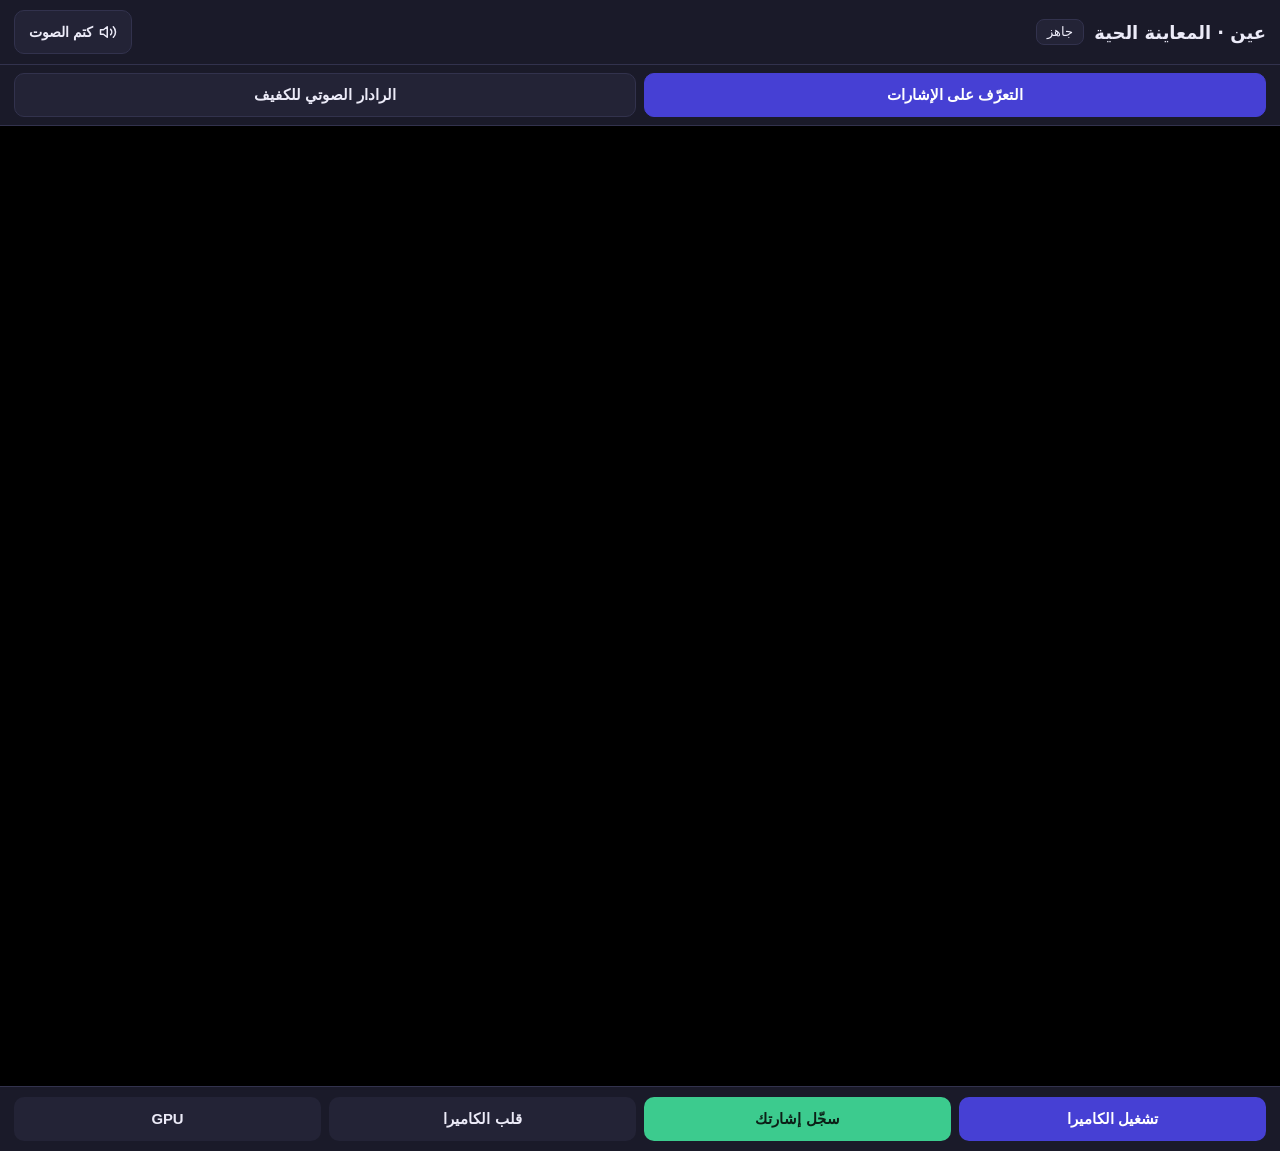
<file: vision-preview.html>
<!doctype html>
<html lang="ar" dir="rtl">
<head>
  <meta charset="utf-8" />
  <meta name="viewport" content="width=device-width, initial-scale=1, viewport-fit=cover" />
  <title>عين: معاينة الإشارات والرادار الصوتي</title>
  <style>
    :root {
      --bg: #101019;
      --surface: #1a1a29;
      --surface2: #232336;
      --line: #32324d;
      --ink: #ecebf8;
      --muted: #9a98b3;
      --accent: #4640d4;
      --focus: #8d89ff;
      --ok: #3ccb8e;
      --ok-ink: #0c1f17;
      --warn: #f0b429;
      --warn-ink: #241900;
      --bad: #ff7b60;
      --bad-ink: #231012;
    }
    * { box-sizing: border-box; }
    [hidden] { display: none !important; }
    body {
      margin: 0;
      background: var(--bg);
      color: var(--ink);
      font-family: system-ui, -apple-system, 'Segoe UI', Tahoma, sans-serif;
      display: flex;
      flex-direction: column;
      min-height: 100dvh;
      overflow-x: hidden;
    }
    a[href], button, input[type="checkbox"], label[for] { cursor: pointer; }
    :disabled, [disabled] { cursor: not-allowed; opacity: .55; }
    button:focus-visible, input:focus-visible {
      outline: 2px solid var(--focus);
      outline-offset: 2px;
    }
    header {
      padding: 10px 14px;
      display: flex;
      flex-wrap: wrap;
      justify-content: space-between;
      align-items: center;
      background: var(--surface);
      border-bottom: 1px solid var(--line);
      gap: 8px;
    }
    .brand-row { display: flex; align-items: center; gap: 10px; min-width: 0; }
    header h1 { margin: 0; font-size: clamp(.95rem, 2.5vw, 1.12rem); white-space: nowrap; }
    .pill {
      background: var(--surface2);
      color: var(--ink);
      border: 1px solid var(--line);
      padding: 4px 10px;
      border-radius: 8px;
      font-size: .8rem;
      font-family: ui-monospace, SFMono-Regular, Consolas, monospace;
      direction: ltr;
    }
    .mute-btn {
      display: inline-flex;
      align-items: center;
      justify-content: center;
      gap: 6px;
      min-height: 44px;
      min-width: 44px;
      padding: 0 14px;
      border-radius: 10px;
      border: 1px solid var(--line);
      background: var(--surface2);
      color: var(--ink);
      font-size: .9rem;
      font-weight: 700;
      flex: 0 0 auto;
    }
    .mute-btn:hover:not(:disabled) { border-color: var(--focus); }
    .mute-btn[aria-pressed="true"] {
      background: var(--bad);
      border-color: var(--bad);
      color: var(--bad-ink);
    }
    .mute-btn svg { width: 18px; height: 18px; flex: none; }

    nav.mode-switch {
      display: flex;
      gap: 8px;
      padding: 8px 14px;
      background: var(--surface);
      border-bottom: 1px solid var(--line);
    }
    nav.mode-switch button {
      flex: 1;
      min-height: 44px;
      border-radius: 10px;
      border: 1px solid var(--line);
      background: var(--surface2);
      color: var(--ink);
      font-size: .95rem;
      font-weight: 700;
    }
    nav.mode-switch button[aria-pressed="true"] {
      background: var(--accent);
      border-color: var(--accent);
      color: #ffffff;
    }

    main {
      flex: 1;
      display: flex;
      flex-direction: column;
      min-height: 0;
    }
    .stage {
      position: relative;
      flex: 1;
      min-height: 260px;
      aspect-ratio: 4 / 3;
      max-height: 68dvh;
      width: 100%;
      background: #000000;
      overflow: hidden;
      display: flex;
      align-items: center;
      justify-content: center;
    }
    video, canvas {
      position: absolute;
      inset: 0;
      width: 100%;
      height: 100%;
      object-fit: contain;
    }
    .result-banner {
      position: absolute;
      bottom: 16px;
      left: 50%;
      transform: translateX(-50%);
      background: rgba(20, 20, 36, .92);
      border: 2px solid var(--ok);
      padding: 8px 20px;
      border-radius: 14px;
      text-align: center;
      min-width: 190px;
      pointer-events: none;
    }
    .result-word { font-size: 1.65rem; font-weight: 800; color: #ffffff; }
    .result-conf { font-size: .82rem; color: var(--ok); font-family: ui-monospace, monospace; direction: ltr; }
    .no-hand-banner {
      position: absolute;
      bottom: 16px;
      left: 50%;
      transform: translateX(-50%);
      background: rgba(20, 20, 36, .92);
      border: 1px solid var(--warn);
      color: #ffe6a7;
      padding: 8px 16px;
      border-radius: 12px;
      text-align: center;
      font-size: .92rem;
      font-weight: 600;
      max-width: 92%;
      pointer-events: none;
    }
    .countdown {
      position: absolute;
      font-size: 4.5rem;
      font-weight: 900;
      color: #ffffff;
      text-shadow: 0 4px 20px rgba(0, 0, 0, .85);
      pointer-events: none;
    }

    .panel {
      background: var(--surface);
      border-top: 1px solid var(--line);
      padding: 12px 14px;
      display: flex;
      flex-direction: column;
      gap: 10px;
    }
    .panel[hidden] { display: none !important; }
    .radar-summary {
      display: flex;
      justify-content: space-between;
      align-items: baseline;
      gap: 12px;
      flex-wrap: wrap;
    }
    .radar-label-caption { font-size: .82rem; color: var(--muted); display: block; }
    .radar-target { font-size: clamp(1.1rem, 3vw, 1.35rem); font-weight: 800; color: var(--ink); }
    .radar-dist { font-size: clamp(1.3rem, 3.6vw, 1.65rem); font-weight: 900; color: var(--ok); direction: rtl; }
    .radar-dist[data-level="warn"] { color: var(--warn); }
    .radar-dist[data-level="bad"] { color: var(--bad); }
    .radar-guide {
      margin: 0;
      font-size: .94rem;
      font-weight: 600;
      color: var(--ink);
      background: var(--surface2);
      border: 1px solid var(--line);
      border-radius: 10px;
      padding: 8px 12px;
    }
    .zones-grid {
      display: grid;
      grid-template-columns: repeat(3, minmax(0, 1fr));
      gap: 8px;
    }
    .zone-box {
      background: var(--surface2);
      border: 1.5px solid var(--line);
      border-radius: 10px;
      padding: 8px 6px;
      text-align: center;
      display: flex;
      flex-direction: column;
      gap: 2px;
    }
    .zone-box span { font-size: .8rem; color: var(--muted); }
    .zone-box strong { font-size: .98rem; color: var(--ink); }
    .zone-box[data-level="ok"] { border-color: var(--ok); }
    .zone-box[data-level="warn"] { border-color: var(--warn); }
    .zone-box[data-level="bad"] { border-color: var(--bad); }

    .row { display: flex; flex-wrap: wrap; gap: 8px; align-items: center; }
    .field-col { display: flex; flex-direction: column; gap: 4px; width: 100%; }
    .field-col label { font-size: .86rem; font-weight: 700; color: var(--ink); }
    input[type="text"] {
      width: 100%;
      min-height: 44px;
      border-radius: 10px;
      border: 1px solid var(--line);
      background: var(--surface2);
      color: var(--ink);
      padding: 0 12px;
      font-size: 1rem;
    }
    .seg { display: flex; flex-wrap: wrap; gap: 6px; }
    .seg button {
      flex: 1 1 90px;
      min-height: 44px;
      font-size: .9rem;
      background: var(--surface2);
      color: var(--ink);
      border: 1px solid var(--line);
      border-radius: 10px;
      font-weight: 700;
    }
    .seg button[aria-pressed="true"] {
      background: var(--accent);
      border-color: var(--accent);
      color: #ffffff;
    }
    .meter { height: 10px; background: var(--surface2); border-radius: 99px; overflow: hidden; }
    .meter > i { display: block; height: 100%; width: 0%; background: var(--ok); transition: width 60ms linear; }
    .hint { font-size: .9rem; color: var(--muted); margin: 0; }

    footer {
      padding: 10px 14px calc(10px + env(safe-area-inset-bottom, 0px));
      display: flex;
      flex-wrap: wrap;
      gap: 8px;
      background: var(--surface);
      border-top: 1px solid var(--line);
    }
    button.act {
      flex: 1 1 120px;
      min-height: 44px;
      border: 1px solid transparent;
      border-radius: 10px;
      font-size: .93rem;
      font-weight: 700;
      padding: 0 12px;
    }
    button.act:hover:not(:disabled), nav.mode-switch button:hover:not(:disabled), .seg button:hover:not(:disabled) {
      filter: brightness(1.08);
    }
    button.act:active:not(:disabled), .mute-btn:active:not(:disabled) {
      transform: translateY(1px);
    }
    .primary { background: var(--accent); color: #ffffff; }
    .ok { background: var(--ok); color: var(--ok-ink); }
    .ghost { background: var(--surface2); color: var(--ink); border-color: var(--line); }
    .ghost[aria-pressed="true"] { border-color: var(--ok); color: var(--ok); }

    @media (min-width: 760px) {
      main {
        display: grid;
        grid-template-columns: minmax(0, 1.45fr) minmax(300px, 1fr);
        align-items: stretch;
      }
      main.single-col {
        grid-template-columns: minmax(0, 1fr);
      }
      .stage { max-height: none; min-height: 380px; }
      .panel { border-top: 0; border-inline-start: 1px solid var(--line); justify-content: center; }
    }
    @media (max-width: 480px) {
      header, nav.mode-switch, .panel, footer { padding-inline: 10px; }
      button.act { flex: 1 1 calc(50% - 6px); }
    }
    @media (prefers-reduced-motion: reduce) {
      *, *::before, *::after { transition: none !important; animation: none !important; }
    }
  </style>
</head>
<body>
  <header>
    <div class="brand-row">
      <h1>عين · المعاينة الحية</h1>
      <span class="pill" id="stats">جاهز</span>
    </div>
    <button type="button" class="mute-btn" id="muteBtn" aria-pressed="false">
      <svg id="muteIconOn" viewBox="0 0 24 24" fill="none" stroke="currentColor" stroke-width="2" stroke-linecap="round" stroke-linejoin="round" aria-hidden="true">
        <polygon points="11 5 6 9 2 9 2 15 6 15 11 19 11 5"></polygon>
        <path d="M15.54 8.46a5 5 0 0 1 0 7.07"></path>
        <path d="M19.07 4.93a10 10 0 0 1 0 14.14"></path>
      </svg>
      <svg id="muteIconOff" viewBox="0 0 24 24" fill="none" stroke="currentColor" stroke-width="2" stroke-linecap="round" stroke-linejoin="round" aria-hidden="true" hidden>
        <polygon points="11 5 6 9 2 9 2 15 6 15 11 19 11 5"></polygon>
        <line x1="23" y1="9" x2="17" y2="15"></line>
        <line x1="17" y1="9" x2="23" y2="15"></line>
      </svg>
      <span id="muteLabel">كتم الصوت</span>
    </button>
  </header>

  <nav class="mode-switch" aria-label="وضع المعاينة">
    <button type="button" id="tabSigns" data-app-mode="signs" aria-pressed="true">التعرّف على الإشارات</button>
    <button type="button" id="tabRadar" data-app-mode="radar" aria-pressed="false">الرادار الصوتي للكفيف</button>
  </nav>

  <main id="mainWrap" class="single-col">
    <div class="stage">
      <video id="vid" width="640" height="480" playsinline muted></video>
      <canvas id="ov"></canvas>
      <div class="countdown" id="cdEl" hidden></div>
      <div class="result-banner" id="banner" hidden>
        <div class="result-word" id="wordEl">...</div>
        <div class="result-conf" id="confEl"></div>
      </div>
      <div class="no-hand-banner" id="noHandEl" hidden>لم يُعثر على يد: أظهر يدك بوضوح أمام الكاميرا في إضاءة جيدة</div>
    </div>

    <section class="panel" id="radarPanel" aria-label="لوحة الرادار الصوتي" hidden>
      <div class="radar-summary">
        <div>
          <span class="radar-label-caption">العائق والاتجاه</span>
          <div class="radar-target" id="radarTarget">في انتظار تشغيل الكاميرا</div>
        </div>
        <div>
          <span class="radar-label-caption">المسافة التقديرية</span>
          <div class="radar-dist" id="radarDist" data-level="ok">-- م</div>
        </div>
      </div>
      <p class="radar-guide" id="radarGuide" aria-live="polite">شغّل الكاميرا ليبدأ مسح العوائق ثلاثي المناطق والتنبيه الصوتي.</p>
      <div class="zones-grid" role="group" aria-label="قراءات المناطق الثلاث">
        <div class="zone-box" id="zoneRight" data-level="ok"><span>يمين</span><strong>-- م</strong></div>
        <div class="zone-box" id="zoneCenter" data-level="ok"><span>أمامك</span><strong>-- م</strong></div>
        <div class="zone-box" id="zoneLeft" data-level="ok"><span>يسار</span><strong>-- م</strong></div>
      </div>
      <div class="row">
        <button type="button" class="act primary" id="radarSpeakBtn">انطق المسافة الآن</button>
      </div>
      <div class="row">
        <button type="button" class="act ghost" id="sonarBtn" aria-pressed="true">نبضات السونار: مفعّلة</button>
        <button type="button" class="act ghost" id="torchBtn" aria-pressed="false">الكشاف</button>
      </div>
    </section>

    <section class="panel" id="trainPanel" aria-label="تسجيل إشارة جديدة" hidden>
      <div class="field-col">
        <label for="signWord">اسم الإشارة الجديدة</label>
        <input type="text" id="signWord" placeholder="مثال: ماء، مرحبا" />
      </div>
      <div class="seg" id="modeSeg" role="group" aria-label="نوع الإشارة">
        <button type="button" data-mode="one" aria-pressed="true">يد واحدة</button>
        <button type="button" data-mode="two" aria-pressed="false">يدان معاً</button>
        <button type="button" data-mode="motion" aria-pressed="false">حركة</button>
      </div>
      <div class="meter"><i id="progBar"></i></div>
      <p class="hint" id="trainHint">اكتب الاسم واختر النوع ثم اضغط «ابدأ التسجيل».</p>
      <div class="row">
        <button type="button" class="act primary" id="recStartBtn">ابدأ التسجيل</button>
        <button type="button" class="act ok" id="saveSignBtn" hidden>حفظ في الجهاز</button>
        <button type="button" class="act ghost" id="closeTrainBtn">إغلاق</button>
      </div>
    </section>
  </main>

  <footer>
    <button type="button" class="act primary" id="startBtn">تشغيل الكاميرا</button>
    <button type="button" class="act ok" id="openTrainBtn">سجّل إشارتك</button>
    <button type="button" class="act ghost" id="flipBtn">قلب الكاميرا</button>
    <button type="button" class="act ghost" id="modeBtn">GPU</button>
  </footer>

  <script type="module">
    import { VisionCapture } from './js/vision/capture.js';
    import { VisionSmoother } from './js/vision/smooth.js';
    import { StaticClassifier, extractFeatures, fingerStates3 } from './js/vision/classify.js';
    import { SignTrainer } from './js/vision/train.js';
    import { RadarSpeechGate, SonarAudio, renderRadarOverlay } from './js/vision/radar.js';
    import { RayEngine, formatDistanceAr } from './js/depth.js';
    import { tts } from './js/speech.js';
    import { sfx } from './js/sfx.js';
    import { Store } from './js/store.js';

    const mainWrap = document.getElementById('mainWrap');
    const stats = document.getElementById('stats');
    const muteBtn = document.getElementById('muteBtn');
    const muteLabel = document.getElementById('muteLabel');
    const muteIconOn = document.getElementById('muteIconOn');
    const muteIconOff = document.getElementById('muteIconOff');
    const tabSigns = document.getElementById('tabSigns');
    const tabRadar = document.getElementById('tabRadar');

    const startBtn = document.getElementById('startBtn');
    const flipBtn = document.getElementById('flipBtn');
    const modeBtn = document.getElementById('modeBtn');
    const openTrainBtn = document.getElementById('openTrainBtn');

    const trainPanel = document.getElementById('trainPanel');
    const signWord = document.getElementById('signWord');
    const modeSeg = document.getElementById('modeSeg');
    const progBar = document.getElementById('progBar');
    const trainHint = document.getElementById('trainHint');
    const recStartBtn = document.getElementById('recStartBtn');
    const saveSignBtn = document.getElementById('saveSignBtn');
    const closeTrainBtn = document.getElementById('closeTrainBtn');
    const cdEl = document.getElementById('cdEl');
    const banner = document.getElementById('banner');
    const wordEl = document.getElementById('wordEl');
    const confEl = document.getElementById('confEl');
    const noHandEl = document.getElementById('noHandEl');

    const radarPanel = document.getElementById('radarPanel');
    const radarTarget = document.getElementById('radarTarget');
    const radarDist = document.getElementById('radarDist');
    const radarGuide = document.getElementById('radarGuide');
    const zoneLeft = document.getElementById('zoneLeft');
    const zoneCenter = document.getElementById('zoneCenter');
    const zoneRight = document.getElementById('zoneRight');
    const radarSpeakBtn = document.getElementById('radarSpeakBtn');
    const sonarBtn = document.getElementById('sonarBtn');
    const torchBtn = document.getElementById('torchBtn');

    const smoother = new VisionSmoother(1.2, 8.0);
    const clf = new StaticClassifier({ k: 5, voteWindow: 5, confThreshold: 0.7 });
    const trainer = new SignTrainer();
    const store = new Store();
    const rayEngine = new RayEngine();
    const radarGate = new RadarSpeechGate();
    const sonar = new SonarAudio();

    let appMode = 'signs'; // 'signs' | 'radar'
    let isMuted = false;
    let isTorchOn = false;
    let starterSigns = [];
    let userSigns = [];
    let recMode = 'one';
    let draftSign = null;
    let lastSignWord = '';
    let lastSignSpokenAt = -Infinity;
    let latestRadarTarget = null;

    function syncMainGrid() {
      const hasOpenSidePanel = !radarPanel.hidden || !trainPanel.hidden;
      mainWrap.classList.toggle('single-col', !hasOpenSidePanel);
    }

    function levelForDist(d) {
      if (d < 0.95) return 'bad';
      if (d < 2.0) return 'warn';
      return 'ok';
    }

    function updateZoneBox(el, name, d) {
      el.querySelector('strong').textContent = `${d.toFixed(1)} م`;
      el.dataset.level = levelForDist(d);
      el.setAttribute('aria-label', `${name}: ${formatDistanceAr(d)}`);
    }

    function reloadClassifier(extra = null) {
      const all = [...starterSigns, ...userSigns, ...(extra ? [extra] : [])];
      clf.loadSigns(all);
    }

    function setMuted(nextMuted) {
      isMuted = !!nextMuted;
      radarGate.setMuted(isMuted);
      sonar.setMuted(isMuted);
      sfx.setMuted(isMuted);
      if (isMuted) tts.cancel();
      muteBtn.setAttribute('aria-pressed', String(isMuted));
      muteLabel.textContent = isMuted ? 'إلغاء الكتم' : 'كتم الصوت';
      muteIconOn.hidden = isMuted;
      muteIconOff.hidden = !isMuted;
    }

    muteBtn.onclick = () => setMuted(!isMuted);

    (async () => {
      await store.open();
      try {
        const d = await fetch('./data/starter.json').then((r) => r.json());
        starterSigns = Array.isArray(d) ? d : (d.signs || []);
      } catch (_) {}
      userSigns = await store.allSigns();
      reloadClassifier();
    })();

    modeSeg.addEventListener('click', (e) => {
      const b = e.target.closest('button[data-mode]');
      if (!b) return;
      recMode = b.dataset.mode;
      modeSeg.querySelectorAll('button').forEach((x) => x.setAttribute('aria-pressed', String(x === b)));
    });

    const sleep = (ms) => new Promise((r) => setTimeout(r, ms));

    const cap = new VisionCapture(document.getElementById('vid'), document.getElementById('ov'), {
      fit: 'contain',
      transformHands: (hands, t) => smoother.smooth(hands, t),
      onStatus: (s) => { stats.textContent = s; },
      onFrame: (f) => {
        if (appMode === 'radar' || f.scanMode === 'radar') {
          banner.hidden = true;
          noHandEl.hidden = true;
          const res = rayEngine.process(cap.video);
          latestRadarTarget = res;
          const gateRes = radarGate.update(res);
          sonar.setTarget(res, radarGate.isPocketMode);

          stats.textContent = `RADAR · ${f.fps}fps · ${res.dist.toFixed(1)}m`;

          if (radarGate.isPocketMode) {
            radarTarget.textContent = 'وضع الجيب (الكاميرا مغطاة)';
            radarDist.textContent = '-- م';
            radarDist.dataset.level = 'warn';
            radarGuide.textContent = 'الكاميرا مغطاة في الظلام: تم تعليق التنبيهات الصوتية مؤقتاً.';
          } else {
            radarTarget.textContent = `${res.label || 'عائق'} (${res.dirAr})`;
            radarDist.textContent = res.occluded ? 'قريب جداً' : `${res.dist.toFixed(1)} م`;
            radarDist.dataset.level = levelForDist(res.dist);
            radarGuide.textContent = isMuted ? `${res.guidance} · (الصوت مكتوم)` : res.guidance;
            updateZoneBox(zoneLeft, 'يسار', res.zones.left);
            updateZoneBox(zoneCenter, 'أمامك', res.zones.center);
            updateZoneBox(zoneRight, 'يمين', res.zones.right);
          }

          renderRadarOverlay(cap.ctx, f.cssW || 320, f.cssH || 240, res, f.mirrored);
          void gateRes;
          return;
        }

        const labels = f.hands.map((h) => {
          if (!h.hand) return '?';
          return f.mirrored ? (h.hand === 'Left' ? 'R' : 'L') : (h.hand === 'Left' ? 'L' : 'R');
        }).join('+') || '-';
        stats.textContent = `${f.backend} · ${f.fps}fps · ${f.detectMs}ms · ${f.hands.length}H(${labels})`;
        modeBtn.textContent = f.backend || 'GPU';

        if (trainer.active) {
          noHandEl.hidden = true;
          const st = trainer.pushFrame(f);
          progBar.style.width = `${Math.round(st.progress * 100)}%`;
          trainHint.textContent = `${st.hint} (${st.count}/${st.target})`;
          if (st.done) {
            draftSign = trainer.buildSign(signWord.value);
            recStartBtn.disabled = false;
            if (draftSign) {
              reloadClassifier(draftSign);
              saveSignBtn.hidden = false;
              trainHint.textContent = `جرّب الآن: أرِ الكاميرا «${draftSign.word}» لترى الثقة الفورية، ثم اضغط «حفظ في الجهاز».`;
            } else {
              trainHint.textContent = 'عيّنات قليلة جداً، تأكد من ظهور اليد وأعد المحاولة.';
            }
          }
          return;
        }

        const pred = clf.predict(f.hands, f.aspect);
        const bits = f.hands[0] ? fingerStates3(extractFeatures(f.hands[0].lm, f.aspect)).join('') : '';
        if (!f.hands.length) {
          banner.hidden = true;
          noHandEl.hidden = false;
          lastSignWord = '';
          noHandEl.textContent = (f.backend === 'GPU' && cap.isMobile && !cap._everSawHandOnGpu && !cap._manualBackend)
            ? 'جارٍ فحص اليد على GPU، وعند التعذّر سيتم التحويل تلقائياً إلى CPU'
            : 'لم يُعثر على يد: أظهر يدك بوضوح أمام الكاميرا في إضاءة جيدة';
        } else if (pred.word) {
          noHandEl.hidden = true;
          banner.hidden = false;
          wordEl.textContent = pred.word;
          confEl.textContent = `${Math.round(pred.conf * 100)}% · ${bits}`;
          const nowMs = performance.now();
          if (!isMuted && pred.word !== lastSignWord && nowMs - lastSignSpokenAt >= 1200) {
            lastSignWord = pred.word;
            lastSignSpokenAt = nowMs;
            tts.speak(pred.word, { cancel: false });
          }
        } else {
          noHandEl.hidden = true;
          banner.hidden = false;
          wordEl.textContent = 'غير معروف';
          confEl.textContent = bits;
          lastSignWord = '';
        }
      },
    });

    async function switchAppMode(nextMode) {
      appMode = nextMode === 'radar' ? 'radar' : 'signs';
      tabSigns.setAttribute('aria-pressed', String(appMode === 'signs'));
      tabRadar.setAttribute('aria-pressed', String(appMode === 'radar'));

      if (appMode === 'radar') {
        trainPanel.hidden = true;
        radarPanel.hidden = false;
        openTrainBtn.hidden = true;
        modeBtn.hidden = true;
        banner.hidden = true;
        noHandEl.hidden = true;
        syncMainGrid();

        sonar.unlock();
        radarGate.reset();
        rayEngine.start();
        rayEngine.initDetector().catch(() => {});
        await cap.setScanMode('radar');

        if (cap.running) {
          if (cap.facing !== 'environment') {
            try { await cap.flip(); } catch (_) {}
          }
          sonar.start();
        }
      } else {
        sonar.stop();
        rayEngine.stop();
        if (isTorchOn) {
          try { await cap.stream?.getVideoTracks?.()?.[0]?.applyConstraints({ advanced: [{ torch: false }] }); } catch (_) {}
          isTorchOn = false;
          torchBtn.setAttribute('aria-pressed', 'false');
        }
        radarPanel.hidden = true;
        openTrainBtn.hidden = false;
        modeBtn.hidden = false;
        syncMainGrid();

        await cap.setScanMode('hands');
        if (cap.running && cap.facing !== 'user') {
          try { await cap.flip(); } catch (_) {}
        }
      }
    }

    tabSigns.onclick = () => switchAppMode('signs');
    tabRadar.onclick = () => switchAppMode('radar');

    startBtn.onclick = async () => {
      sonar.unlock();
      if (cap.running) {
        cap.stop();
        sonar.stop();
        smoother.reset();
        clf.reset();
        radarGate.reset();
        banner.hidden = true;
        noHandEl.hidden = true;
        startBtn.textContent = 'تشغيل الكاميرا';
        stats.textContent = 'متوقف';
        if (appMode === 'radar') {
          radarTarget.textContent = 'متوقف';
          radarDist.textContent = '-- م';
          radarGuide.textContent = 'اضغط «تشغيل الكاميرا» لاستئناف المسح.';
        }
        return;
      }
      startBtn.disabled = true;
      try {
        const desiredFacing = appMode === 'radar' ? 'environment' : 'user';
        await cap.setScanMode(appMode === 'radar' ? 'radar' : 'hands');
        await cap.start(desiredFacing);
        startBtn.textContent = 'إيقاف الكاميرا';
        if (appMode === 'radar') {
          radarGate.reset();
          sonar.start();
        }
      } catch (e) {
        stats.textContent = 'خطأ: ' + (e.message || e);
        if (appMode === 'radar') {
          radarGuide.textContent = 'تعذّر الوصول إلى الكاميرا: تحقق من إذن المتصفح ثم أعد المحاولة.';
        }
      } finally {
        startBtn.disabled = false;
      }
    };

    flipBtn.onclick = async () => {
      if (!cap.running) return;
      smoother.reset();
      clf.reset();
      radarGate.reset();
      await cap.flip();
      if (appMode === 'radar') sonar.start();
    };

    modeBtn.onclick = async () => {
      const next = (cap.backend || cap.preferredBackend) === 'GPU' ? 'CPU' : 'GPU';
      modeBtn.disabled = true;
      try {
        smoother.reset();
        clf.reset();
        await cap.setBackend(next);
        modeBtn.textContent = cap.backend || next;
      } finally {
        modeBtn.disabled = false;
      }
    };

    radarSpeakBtn.onclick = () => {
      sonar.unlock();
      if (isMuted) {
        radarGuide.textContent = 'الصوت مكتوم: اضغط «إلغاء الكتم» أعلى الصفحة لسماع التنبيه.';
        return;
      }
      const target = latestRadarTarget || rayEngine.target || {
        dist: 3.5, label: 'مسار سالك', dir: 'center', dirAr: 'أمامك', zones: { left: 3.5, center: 3.5, right: 3.5 },
      };
      radarGate.speakNow(target);
    };

    sonarBtn.onclick = () => {
      sonar.unlock();
      const next = !sonar.enabled;
      sonar.setEnabled(next);
      sonarBtn.setAttribute('aria-pressed', String(next));
      sonarBtn.textContent = next ? 'نبضات السونار: مفعّلة' : 'نبضات السونار: متوقفة';
    };

    torchBtn.onclick = async () => {
      if (!cap.stream) {
        radarGuide.textContent = 'شغّل الكاميرا أولاً لتفعيل الكشاف.';
        return;
      }
      const track = cap.stream.getVideoTracks?.()?.[0];
      if (!track) return;
      try {
        const caps = track.getCapabilities?.();
        if (caps && caps.torch) {
          isTorchOn = !isTorchOn;
          await track.applyConstraints({ advanced: [{ torch: isTorchOn }] });
          torchBtn.setAttribute('aria-pressed', String(isTorchOn));
        } else {
          radarGuide.textContent = 'كشاف الهاتف غير مدعوم على هذا الجهاز أو المتصفح.';
        }
      } catch (_) {
        radarGuide.textContent = 'تعذّر التحكم في الكشاف.';
      }
    };

    openTrainBtn.onclick = async () => {
      trainPanel.hidden = !trainPanel.hidden;
      syncMainGrid();
      if (!trainPanel.hidden && !cap.running) {
        try {
          await cap.start('user');
          startBtn.textContent = 'إيقاف الكاميرا';
        } catch (_) {}
      }
    };

    closeTrainBtn.onclick = () => {
      trainer.reset();
      draftSign = null;
      saveSignBtn.hidden = true;
      progBar.style.width = '0%';
      reloadClassifier();
      trainPanel.hidden = true;
      syncMainGrid();
    };

    recStartBtn.onclick = async () => {
      const w = signWord.value.trim();
      if (!w) {
        signWord.focus();
        trainHint.textContent = 'اكتب اسم الإشارة أولاً.';
        return;
      }
      if (!cap.running) {
        await cap.start('user');
        startBtn.textContent = 'إيقاف الكاميرا';
      }
      draftSign = null;
      saveSignBtn.hidden = true;
      recStartBtn.disabled = true;
      progBar.style.width = '0%';
      for (const n of [3, 2, 1]) {
        cdEl.hidden = false;
        cdEl.textContent = String(n);
        trainHint.textContent = `استعد: ${n}`;
        await sleep(700);
      }
      cdEl.hidden = true;
      trainer.start(recMode);
    };

    saveSignBtn.onclick = async () => {
      if (!draftSign) return;
      await store.putSign(draftSign);
      userSigns = await store.allSigns();
      const savedWord = draftSign.word;
      draftSign = null;
      reloadClassifier();
      saveSignBtn.hidden = true;
      progBar.style.width = '0%';
      trainHint.textContent = `تم حفظ «${savedWord}» في الجهاز، جرّبها الآن مباشرة.`;
    };

    if (location.hash === '#radar' || new URLSearchParams(location.search).get('mode') === 'radar') {
      switchAppMode('radar');
    }

    window.__ainPreview = {
      cap,
      rayEngine,
      radarGate,
      sonar,
      setMuted,
      switchAppMode,
      getMuted: () => isMuted,
      getAppMode: () => appMode,
    };
  </script>
</body>
</html>
</file>
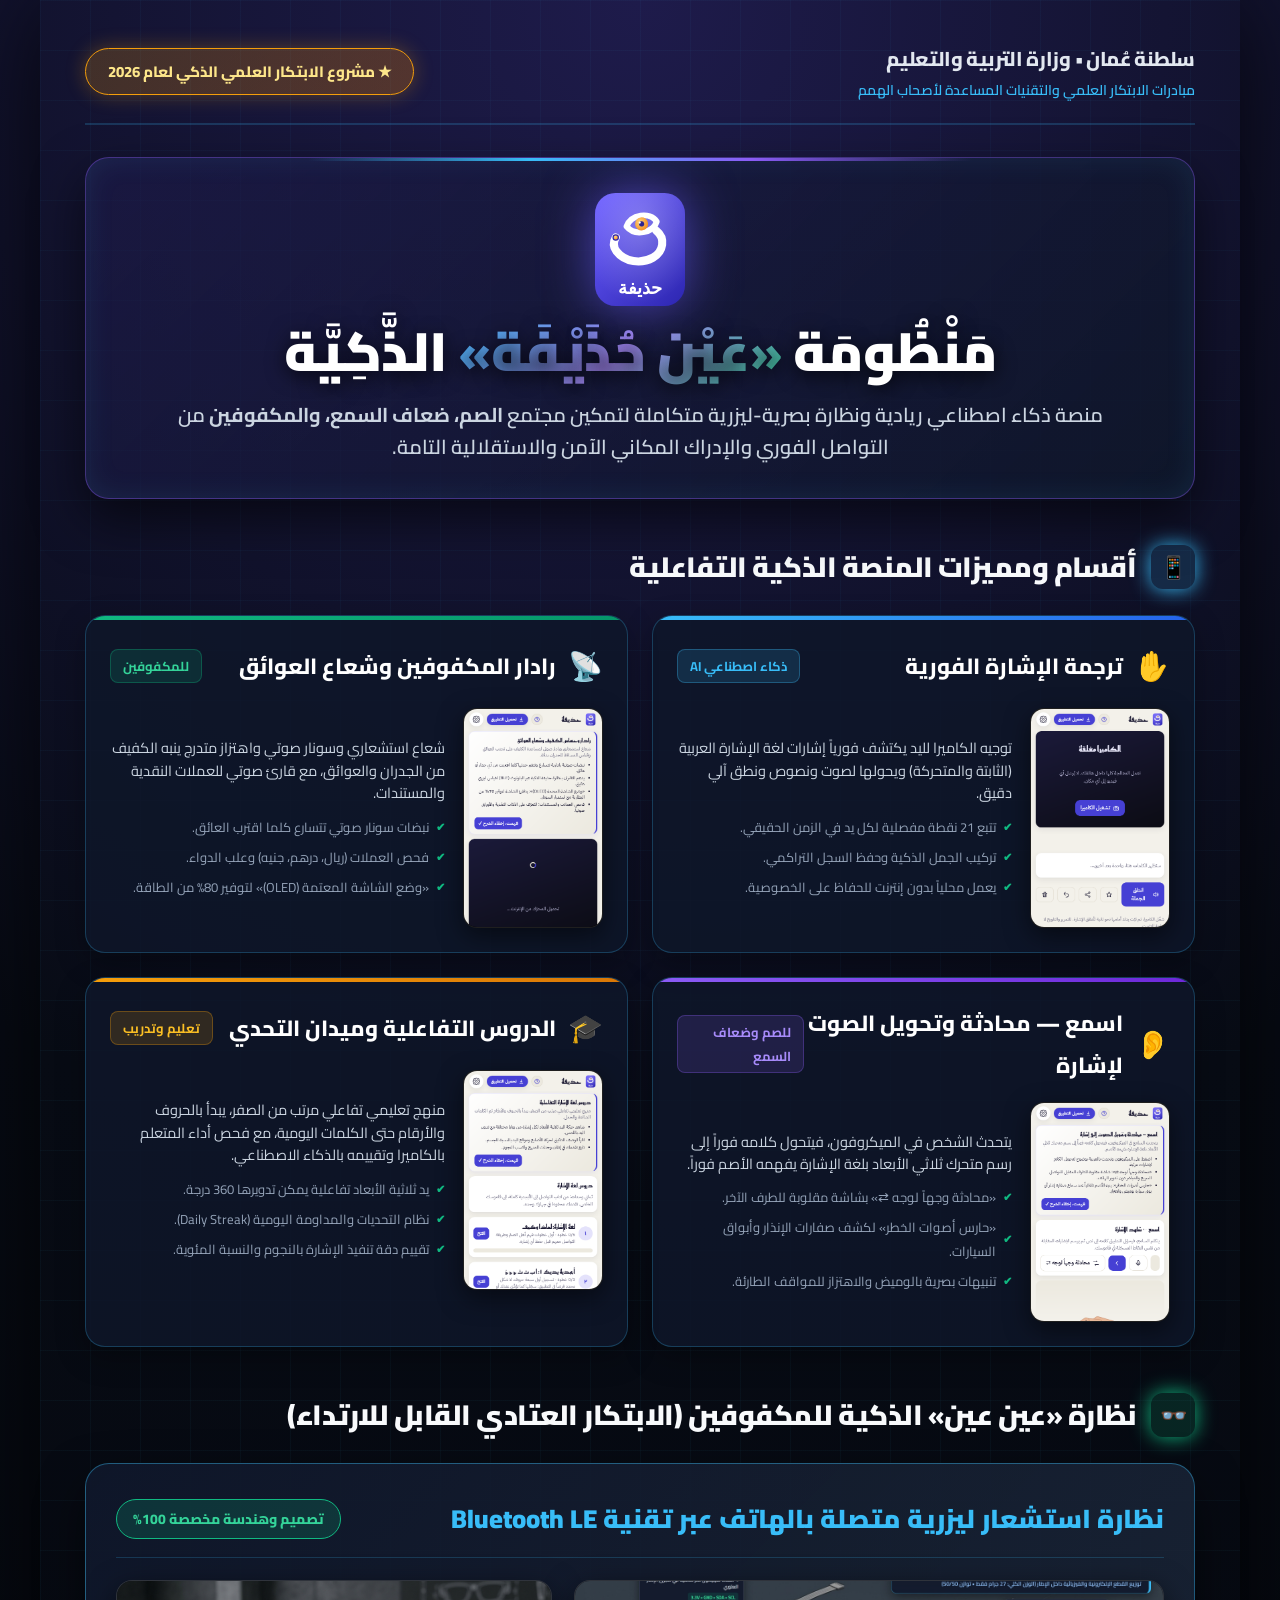
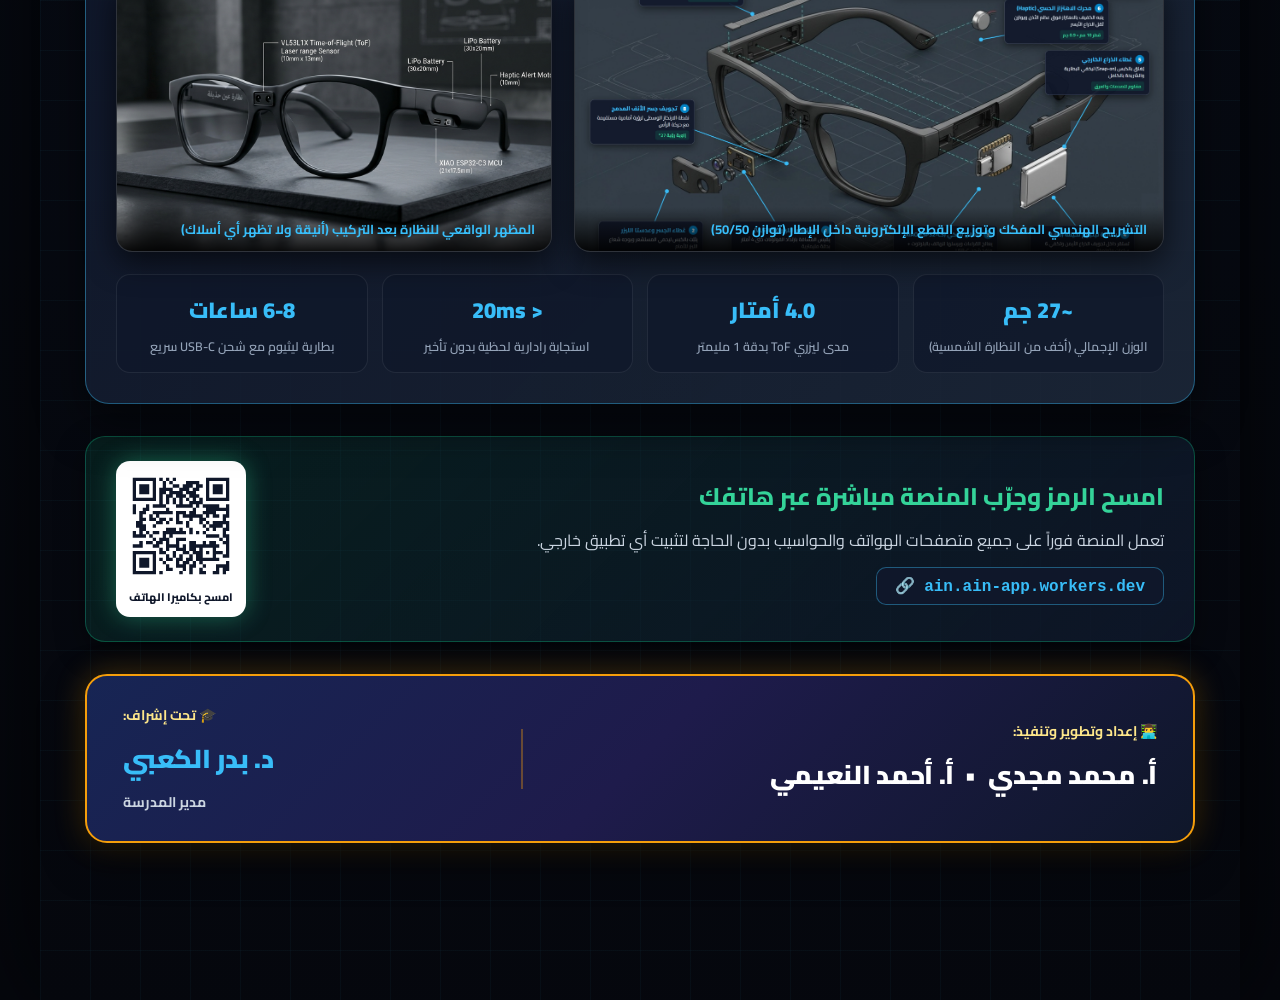
<file: docs/3-banner_ain.html>
<!DOCTYPE html>
<html lang="ar" dir="rtl">
<head>
  <meta charset="UTF-8">
  <meta name="viewport" content="width=device-width, initial-scale=1.0">
  <title>بانر مشروع «عين عين» الذكية</title>
  <link rel="preconnect" href="https://fonts.googleapis.com">
  <link rel="preconnect" href="https://fonts.gstatic.com" crossorigin>
  <link href="https://fonts.googleapis.com/css2?family=Cairo:wght@400;600;700;800;900&family=Tajawal:wght@500;700;800;900&display=swap" rel="stylesheet">
  <style>
    :root {
      --bg-dark: #070b14;
      --card-bg: rgba(15, 23, 42, 0.85);
      --card-border: rgba(56, 189, 248, 0.25);
      --primary: #38bdf8;
      --primary-glow: rgba(56, 189, 248, 0.35);
      --accent: #10b981;
      --accent-glow: rgba(16, 185, 129, 0.3);
      --gold: #f59e0b;
      --gold-glow: rgba(245, 158, 11, 0.3);
      --purple: #8b5cf6;
      --text-white: #ffffff;
      --text-muted: #94a3b8;
    }

    * { box-sizing: border-box; margin: 0; padding: 0; }

    body {
      width: 1200px;
      min-height: 2600px;
      margin: 0 auto;
      background: radial-gradient(circle at 50% 0%, #1e1b4b 0%, #070b14 45%, #05070d 100%);
      color: var(--text-white);
      font-family: 'Cairo', 'Tajawal', sans-serif;
      position: relative;
      overflow-x: hidden;
      padding: 40px 45px 60px;
      display: flex;
      flex-direction: column;
      gap: 32px;
      box-shadow: 0 0 100px rgba(0, 0, 0, 0.8);
    }

    /* Ambient background grid */
    body::before {
      content: "";
      position: absolute;
      inset: 0;
      background-image: 
        linear-gradient(to right, rgba(56, 189, 248, 0.04) 1px, transparent 1px),
        linear-gradient(to bottom, rgba(56, 189, 248, 0.04) 1px, transparent 1px);
      background-size: 50px 50px;
      pointer-events: none;
      z-index: 0;
    }

    .banner-content {
      position: relative;
      z-index: 1;
      display: flex;
      flex-direction: column;
      gap: 32px;
    }

    /* 1. Header Bar */
    .top-header {
      display: flex;
      justify-content: space-between;
      align-items: center;
      border-bottom: 2px solid rgba(56, 189, 248, 0.2);
      padding-bottom: 20px;
    }
    .inst-badge {
      display: flex;
      align-items: center;
      gap: 14px;
    }
    .inst-badge-text h3 {
      font-size: 20px;
      font-weight: 800;
      color: #e2e8f0;
      letter-spacing: -0.3px;
    }
    .inst-badge-text p {
      font-size: 14px;
      color: var(--primary);
      font-weight: 600;
    }
    .competition-pill {
      background: linear-gradient(135deg, rgba(245, 158, 11, 0.2) 0%, rgba(217, 119, 6, 0.3) 100%);
      border: 1px solid var(--gold);
      color: #fde68a;
      padding: 8px 22px;
      border-radius: 999px;
      font-size: 15px;
      font-weight: 800;
      box-shadow: 0 0 20px var(--gold-glow);
    }

    /* 2. Hero Title Section */
    .hero-title-card {
      background: linear-gradient(135deg, rgba(30, 27, 75, 0.6) 0%, rgba(15, 23, 42, 0.9) 100%);
      border: 1.5px solid rgba(139, 92, 246, 0.4);
      border-radius: 24px;
      padding: 35px 40px;
      text-align: center;
      box-shadow: 0 20px 50px rgba(0, 0, 0, 0.6), inset 0 0 30px rgba(56, 189, 248, 0.1);
      position: relative;
      overflow: hidden;
    }
    .hero-title-card::after {
      content: "";
      position: absolute;
      top: 0; left: 20%; right: 20%;
      height: 3px;
      background: linear-gradient(90deg, transparent, #38bdf8, #8b5cf6, transparent);
    }
    .logo-container {
      display: inline-flex;
      align-items: center;
      justify-content: center;
      margin-bottom: 12px;
      filter: drop-shadow(0 0 25px rgba(106, 92, 255, 0.6));
    }
    .logo-container img {
      width: 90px;
      height: auto;
    }
    .main-title {
      font-size: 54px;
      font-weight: 900;
      color: #ffffff;
      line-height: 1.25;
      margin-bottom: 14px;
      text-shadow: 0 4px 20px rgba(0,0,0,0.8);
      letter-spacing: -0.5px;
    }
    .main-title span.hl {
      background: linear-gradient(135deg, #38bdf8 0%, #a78bfa 50%, #34d399 100%);
      -webkit-background-clip: text;
      -webkit-text-fill-color: transparent;
    }
    .sub-lead {
      font-size: 20px;
      color: #cbd5e1;
      max-width: 950px;
      margin: 0 auto;
      line-height: 1.6;
      font-weight: 600;
    }

    /* 3. Section Titles */
    .block-header {
      display: flex;
      align-items: center;
      gap: 15px;
      margin-top: 10px;
      margin-bottom: -10px;
    }
    .block-header .icon-badge {
      width: 44px;
      height: 44px;
      border-radius: 12px;
      display: flex;
      align-items: center;
      justify-content: center;
      font-size: 22px;
      box-shadow: 0 0 20px currentColor;
    }
    .block-header h2 {
      font-size: 28px;
      font-weight: 900;
      color: #f8fafc;
      letter-spacing: -0.5px;
    }

    /* 4. App Sections 2x2 Grid */
    .app-grid {
      display: grid;
      grid-template-columns: 1fr 1fr;
      gap: 24px;
    }
    .app-card {
      background: var(--card-bg);
      border: 1px solid var(--card-border);
      border-radius: 20px;
      padding: 24px;
      display: flex;
      flex-direction: column;
      gap: 16px;
      box-shadow: 0 10px 30px rgba(0,0,0,0.3);
      position: relative;
      overflow: hidden;
    }
    .app-card::before {
      content: "";
      position: absolute;
      top: 0; right: 0; left: 0;
      height: 4px;
    }
    .card-translate::before { background: linear-gradient(90deg, #38bdf8, #2563eb); }
    .card-ray::before { background: linear-gradient(90deg, #10b981, #059669); }
    .card-listen::before { background: linear-gradient(90deg, #8b5cf6, #6d28d9); }
    .card-course::before { background: linear-gradient(90deg, #f59e0b, #d97706); }

    .card-head {
      display: flex;
      align-items: center;
      justify-content: space-between;
    }
    .card-title-group {
      display: flex;
      align-items: center;
      gap: 12px;
    }
    .card-icon {
      font-size: 28px;
    }
    .card-title-group h3 {
      font-size: 22px;
      font-weight: 800;
      color: #fff;
    }
    .card-badge {
      font-size: 13px;
      font-weight: 700;
      padding: 4px 12px;
      border-radius: 8px;
    }
    .badge-blue { background: rgba(56, 189, 248, 0.15); color: #38bdf8; border: 1px solid rgba(56, 189, 248, 0.3); }
    .badge-green { background: rgba(16, 185, 129, 0.15); color: #34d399; border: 1px solid rgba(16, 185, 129, 0.3); }
    .badge-purple { background: rgba(139, 92, 246, 0.15); color: #a78bfa; border: 1px solid rgba(139, 92, 246, 0.3); }
    .badge-gold { background: rgba(245, 158, 11, 0.15); color: #fbbf24; border: 1px solid rgba(245, 158, 11, 0.3); }

    .card-body {
      display: flex;
      gap: 18px;
      align-items: center;
    }
    .card-img-wrap {
      width: 140px;
      height: 220px;
      flex-shrink: 0;
      border-radius: 14px;
      overflow: hidden;
      border: 1px solid rgba(255, 255, 255, 0.12);
      box-shadow: 0 8px 24px rgba(0,0,0,0.5);
      background: #000;
    }
    .card-img-wrap img {
      width: 100%;
      height: 100%;
      object-fit: cover;
      object-position: top;
    }
    .card-info {
      flex: 1;
      display: flex;
      flex-direction: column;
      gap: 10px;
    }
    .card-desc {
      font-size: 14.5px;
      color: #cbd5e1;
      line-height: 1.55;
    }
    .feature-list {
      list-style: none;
      display: flex;
      flex-direction: column;
      gap: 6px;
    }
    .feature-list li {
      font-size: 13px;
      color: #94a3b8;
      display: flex;
      align-items: center;
      gap: 7px;
    }
    .feature-list li::before {
      content: "✔";
      font-size: 11px;
      color: var(--accent);
      font-weight: 900;
    }

    /* 5. Smart Glasses Showcase (Full-width Hardware Spotlight) */
    .hardware-showcase {
      background: linear-gradient(135deg, rgba(15, 23, 42, 0.95) 0%, rgba(30, 41, 59, 0.85) 100%);
      border: 1.5px solid rgba(56, 189, 248, 0.4);
      border-radius: 24px;
      padding: 30px;
      display: flex;
      flex-direction: column;
      gap: 22px;
      box-shadow: 0 20px 45px rgba(0, 0, 0, 0.5);
      position: relative;
    }
    .hardware-head {
      display: flex;
      justify-content: space-between;
      align-items: center;
      border-bottom: 1px solid rgba(56, 189, 248, 0.2);
      padding-bottom: 14px;
    }
    .hardware-head h3 {
      font-size: 26px;
      font-weight: 900;
      color: #38bdf8;
      display: flex;
      align-items: center;
      gap: 12px;
    }
    .hw-tag {
      background: rgba(16, 185, 129, 0.18);
      border: 1px solid #10b981;
      color: #34d399;
      font-size: 14px;
      font-weight: 800;
      padding: 6px 16px;
      border-radius: 999px;
    }

    .hardware-visuals-grid {
      display: grid;
      grid-template-columns: 1.15fr 0.85fr;
      gap: 22px;
      align-items: center;
    }
    .hw-img-box {
      border-radius: 16px;
      overflow: hidden;
      border: 1px solid rgba(255, 255, 255, 0.15);
      box-shadow: 0 10px 30px rgba(0,0,0,0.6);
      background: #0b0f19;
      position: relative;
    }
    .hw-img-box img {
      width: 100%;
      height: 270px;
      object-fit: cover;
      display: block;
    }
    .hw-caption {
      position: absolute;
      bottom: 0; left: 0; right: 0;
      background: linear-gradient(to top, rgba(0,0,0,0.9) 0%, transparent 100%);
      padding: 10px 16px;
      font-size: 13px;
      color: #38bdf8;
      font-weight: 700;
    }

    .hw-specs-strip {
      display: grid;
      grid-template-columns: repeat(4, 1fr);
      gap: 14px;
    }
    .hw-spec-pill {
      background: rgba(15, 23, 42, 0.7);
      border: 1px solid rgba(255, 255, 255, 0.08);
      border-radius: 14px;
      padding: 14px;
      text-align: center;
    }
    .hw-spec-val {
      font-size: 22px;
      font-weight: 900;
      color: #38bdf8;
      margin-bottom: 4px;
    }
    .hw-spec-label {
      font-size: 12.5px;
      color: #94a3b8;
      font-weight: 600;
    }

    /* 6. Live QR & Quick Access */
    .access-card {
      background: linear-gradient(135deg, rgba(16, 185, 129, 0.12) 0%, rgba(15, 23, 42, 0.9) 100%);
      border: 1px solid rgba(16, 185, 129, 0.35);
      border-radius: 20px;
      padding: 24px 30px;
      display: flex;
      align-items: center;
      justify-content: space-between;
      box-shadow: 0 10px 30px rgba(0,0,0,0.4);
    }
    .access-info h3 {
      font-size: 24px;
      font-weight: 800;
      color: #34d399;
      margin-bottom: 6px;
    }
    .access-info p {
      font-size: 16px;
      color: #cbd5e1;
      margin-bottom: 12px;
    }
    .url-chip {
      display: inline-flex;
      align-items: center;
      gap: 10px;
      background: #0f172a;
      border: 1px solid rgba(56, 189, 248, 0.4);
      padding: 8px 18px;
      border-radius: 10px;
      font-family: 'JetBrains Mono', monospace;
      color: #38bdf8;
      font-size: 16px;
      font-weight: 700;
      direction: ltr;
    }
    .qr-box {
      background: #ffffff;
      padding: 10px;
      border-radius: 14px;
      box-shadow: 0 0 25px rgba(52, 211, 153, 0.4);
      display: flex;
      flex-direction: column;
      align-items: center;
      gap: 6px;
    }
    .qr-box img {
      width: 110px;
      height: 110px;
      display: block;
    }
    .qr-box span {
      font-size: 11px;
      font-weight: 800;
      color: #0f172a;
    }

    /* 7. Credits & Supervision Signature Footer */
    .credits-footer {
      background: linear-gradient(135deg, #172554 0%, #1e1b4b 50%, #0f172a 100%);
      border: 2px solid var(--gold);
      border-radius: 22px;
      padding: 26px 36px;
      display: flex;
      align-items: center;
      justify-content: space-between;
      box-shadow: 0 15px 40px rgba(0,0,0,0.6), 0 0 30px var(--gold-glow);
    }
    .credit-team {
      display: flex;
      flex-direction: column;
      gap: 6px;
    }
    .credit-team .label {
      font-size: 14px;
      color: #fde68a;
      font-weight: 700;
      display: flex;
      align-items: center;
      gap: 8px;
    }
    .credit-team .names {
      font-size: 26px;
      font-weight: 900;
      color: #ffffff;
      letter-spacing: -0.3px;
    }

    .credit-divider {
      width: 2px;
      height: 60px;
      background: rgba(245, 158, 11, 0.35);
    }

    .credit-supervision {
      display: flex;
      flex-direction: column;
      gap: 6px;
      text-align: left;
    }
    .credit-supervision .label {
      font-size: 14px;
      color: #fde68a;
      font-weight: 700;
      display: flex;
      align-items: center;
      justify-content: flex-end;
      gap: 8px;
    }
    .credit-supervision .name {
      font-size: 26px;
      font-weight: 900;
      color: #38bdf8;
      letter-spacing: -0.3px;
    }
    .credit-supervision .title-sub {
      font-size: 14px;
      color: #cbd5e1;
      font-weight: 700;
    }
  </style>
</head>
<body>

<div class="banner-content">

  <!-- 1. Institutional Top Bar -->
  <header class="top-header">
    <div class="inst-badge">
      <div class="inst-badge-text">
        <h3>سلطنة عُمان • وزارة التربية والتعليم</h3>
        <p>مبادرات الابتكار العلمي والتقنيات المساعدة لأصحاب الهمم</p>
      </div>
    </div>
    <div class="competition-pill">
      ★ مشروع الابتكار العلمي الذكي لعام 2026
    </div>
  </header>

  <!-- 2. Hero Title & Project Identity -->
  <div class="hero-title-card">
    <div class="logo-container">
      <img src="logo.svg" alt="شعار عين">
    </div>
    <h1 class="main-title">
      مَنْظُومَة <span class="hl">«عَيْن حُذَيْفَة»</span> الذَّكِيَّة
    </h1>
    <p class="sub-lead">
      منصة ذكاء اصطناعي ريادية ونظارة بصرية-ليزرية متكاملة لتمكين مجتمع <strong>الصم، ضعاف السمع، والمكفوفين</strong> من التواصل الفوري والإدراك المكاني الآمن والاستقلالية التامة.
    </p>
  </div>

  <!-- 3. Section Title: App Features -->
  <div class="block-header">
    <div class="icon-badge" style="background: rgba(56, 189, 248, 0.15); color: #38bdf8;">📱</div>
    <h2>أقسام ومميزات المنصة الذكية التفاعلية</h2>
  </div>

  <!-- 4. 2x2 App Features Grid -->
  <div class="app-grid">

    <!-- Card 1: Translation -->
    <div class="app-card card-translate">
      <div class="card-head">
        <div class="card-title-group">
          <span class="card-icon">✋</span>
          <h3>ترجمة الإشارة الفورية</h3>
        </div>
        <span class="card-badge badge-blue">ذكاء اصطناعي AI</span>
      </div>
      <div class="card-body">
        <div class="card-img-wrap">
          <img src="screen_translate_real.png" alt="شاشة الترجمة">
        </div>
        <div class="card-info">
          <p class="card-desc">
            توجيه الكاميرا لليد يكتشف فورياً إشارات لغة الإشارة العربية (الثابتة والمتحركة) ويحولها لصوت ونصوص ونطق آلي دقيق.
          </p>
          <ul class="feature-list">
            <li>تتبع 21 نقطة مفصلية لكل يد في الزمن الحقيقي.</li>
            <li>تركيب الجمل الذكية وحفظ السجل التراكمي.</li>
            <li>يعمل محلياً بدون إنترنت للحفاظ على الخصوصية.</li>
          </ul>
        </div>
      </div>
    </div>

    <!-- Card 2: Radar & Obstacles -->
    <div class="app-card card-ray">
      <div class="card-head">
        <div class="card-title-group">
          <span class="card-icon">📡</span>
          <h3>رادار المكفوفين وشعاع العوائق</h3>
        </div>
        <span class="card-badge badge-green">للمكفوفين</span>
      </div>
      <div class="card-body">
        <div class="card-img-wrap">
          <img src="screen_ray_real.png" alt="شاشة الرادار">
        </div>
        <div class="card-info">
          <p class="card-desc">
            شعاع استشعاري وسونار صوتي واهتزاز متدرج ينبه الكفيف من الجدران والعوائق، مع قارئ صوتي للعملات النقدية والمستندات.
          </p>
          <ul class="feature-list">
            <li>نبضات سونار صوتي تتسارع كلما اقترب العائق.</li>
            <li>فحص العملات (ريال، درهم، جنيه) وعلب الدواء.</li>
            <li>«وضع الشاشة المعتمة (OLED)» لتوفير 80% من الطاقة.</li>
          </ul>
        </div>
      </div>
    </div>

    <!-- Card 3: Listen & 3D Sign -->
    <div class="app-card card-listen">
      <div class="card-head">
        <div class="card-title-group">
          <span class="card-icon">👂</span>
          <h3>اسمع — محادثة وتحويل الصوت لإشارة</h3>
        </div>
        <span class="card-badge badge-purple">للصم وضعاف السمع</span>
      </div>
      <div class="card-body">
        <div class="card-img-wrap">
          <img src="screen_listen_real.png" alt="شاشة اسمع">
        </div>
        <div class="card-info">
          <p class="card-desc">
            يتحدث الشخص في الميكروفون، فيتحول كلامه فوراً إلى رسم متحرك ثلاثي الأبعاد بلغة الإشارة يفهمه الأصم فوراً.
          </p>
          <ul class="feature-list">
            <li>«محادثة وجهاً لوجه ⇄» بشاشة مقلوبة للطرف الآخر.</li>
            <li>«حارس أصوات الخطر» لكشف صفارات الإنذار وأبواق السيارات.</li>
            <li>تنبيهات بصرية بالوميض والاهتزاز للمواقف الطارئة.</li>
          </ul>
        </div>
      </div>
    </div>

    <!-- Card 4: Interactive Courses -->
    <div class="app-card card-course">
      <div class="card-head">
        <div class="card-title-group">
          <span class="card-icon">🎓</span>
          <h3>الدروس التفاعلية وميدان التحدي</h3>
        </div>
        <span class="card-badge badge-gold">تعليم وتدريب</span>
      </div>
      <div class="card-body">
        <div class="card-img-wrap">
          <img src="screen_course_real.png" alt="شاشة الدروس">
        </div>
        <div class="card-info">
          <p class="card-desc">
            منهج تعليمي تفاعلي مرتب من الصفر، يبدأ بالحروف والأرقام حتى الكلمات اليومية، مع فحص أداء المتعلم بالكاميرا وتقييمه بالذكاء الاصطناعي.
          </p>
          <ul class="feature-list">
            <li>يد ثلاثية الأبعاد تفاعلية يمكن تدويرها 360 درجة.</li>
            <li>نظام التحديات والمداومة اليومية (Daily Streak).</li>
            <li>تقييم دقة تنفيذ الإشارة بالنجوم والنسبة المئوية.</li>
          </ul>
        </div>
      </div>
    </div>

  </div>

  <!-- 5. Section Title: Hardware Glasses -->
  <div class="block-header">
    <div class="icon-badge" style="background: rgba(16, 185, 129, 0.15); color: #10b981;">👓</div>
    <h2>نظارة «عين عين» الذكية للمكفوفين (الابتكار العتادي القابل للارتداء)</h2>
  </div>

  <!-- Hardware Spotlight -->
  <div class="hardware-showcase">
    <div class="hardware-head">
      <h3>
        <span>نظارة استشعار ليزرية متصلة بالهاتف عبر تقنية Bluetooth LE</span>
      </h3>
      <span class="hw-tag">تصميم وهندسة مخصصة 100%</span>
    </div>

    <div class="hardware-visuals-grid">
      <div class="hw-img-box">
        <img src="smart_glasses_exploded_arabic.jpg" alt="التشريح الهندسي المفكك للنظارة">
        <div class="hw-caption">التشريح الهندسي المفكك وتوزيع القطع الإلكترونية داخل الإطار (توازن 50/50)</div>
      </div>
      <div class="hw-img-box">
        <img src="smart_glasses_render.jpg" alt="النظارة بعد التركيب النهائي">
        <div class="hw-caption">المظهر الواقعي للنظارة بعد التركيب (أنيقة ولا تظهر أي أسلاك)</div>
      </div>
    </div>

    <div class="hw-specs-strip">
      <div class="hw-spec-pill">
        <div class="hw-spec-val">~27 جم</div>
        <div class="hw-spec-label">الوزن الإجمالي (أخف من النظارة الشمسية)</div>
      </div>
      <div class="hw-spec-pill">
        <div class="hw-spec-val">4.0 أمتار</div>
        <div class="hw-spec-label">مدى ليزري ToF بدقة 1 مليمتر</div>
      </div>
      <div class="hw-spec-pill">
        <div class="hw-spec-val">&lt; 20ms</div>
        <div class="hw-spec-label">استجابة رادارية لحظية بدون تأخير</div>
      </div>
      <div class="hw-spec-pill">
        <div class="hw-spec-val">6-8 ساعات</div>
        <div class="hw-spec-label">بطارية ليثيوم مع شحن USB-C سريع</div>
      </div>
    </div>
  </div>

  <!-- 6. QR Code & Live Access -->
  <div class="access-card">
    <div class="access-info">
      <h3>امسح الرمز وجرّب المنصة مباشرة عبر هاتفك</h3>
      <p>تعمل المنصة فوراً على جميع متصفحات الهواتف والحواسيب بدون الحاجة لتثبيت أي تطبيق خارجي.</p>
      <div class="url-chip">
        <span>🔗 ain.ain-app.workers.dev</span>
      </div>
    </div>
    <div class="qr-box">
      <img src="qr_code_ain.png" alt="QR Code للمنصة">
      <span>امسح بكاميرا الهاتف</span>
    </div>
  </div>

  <!-- 7. Credits & Supervision Signature Card -->
  <footer class="credits-footer">
    <div class="credit-team">
      <div class="label">
        <span>👨‍💻 إعداد وتطوير وتنفيذ:</span>
      </div>
      <div class="names">
        أ. محمد مجدي &nbsp;•&nbsp; أ. أحمد النعيمي
      </div>
    </div>

    <div class="credit-divider"></div>

    <div class="credit-supervision">
      <div class="label">
        <span>🎓 تحت إشراف:</span>
      </div>
      <div class="name">
        د. بدر الكعبي
      </div>
      <div class="title-sub">
        مدير المدرسة
      </div>
    </div>
  </footer>

</div>

</body>
</html>
</file>
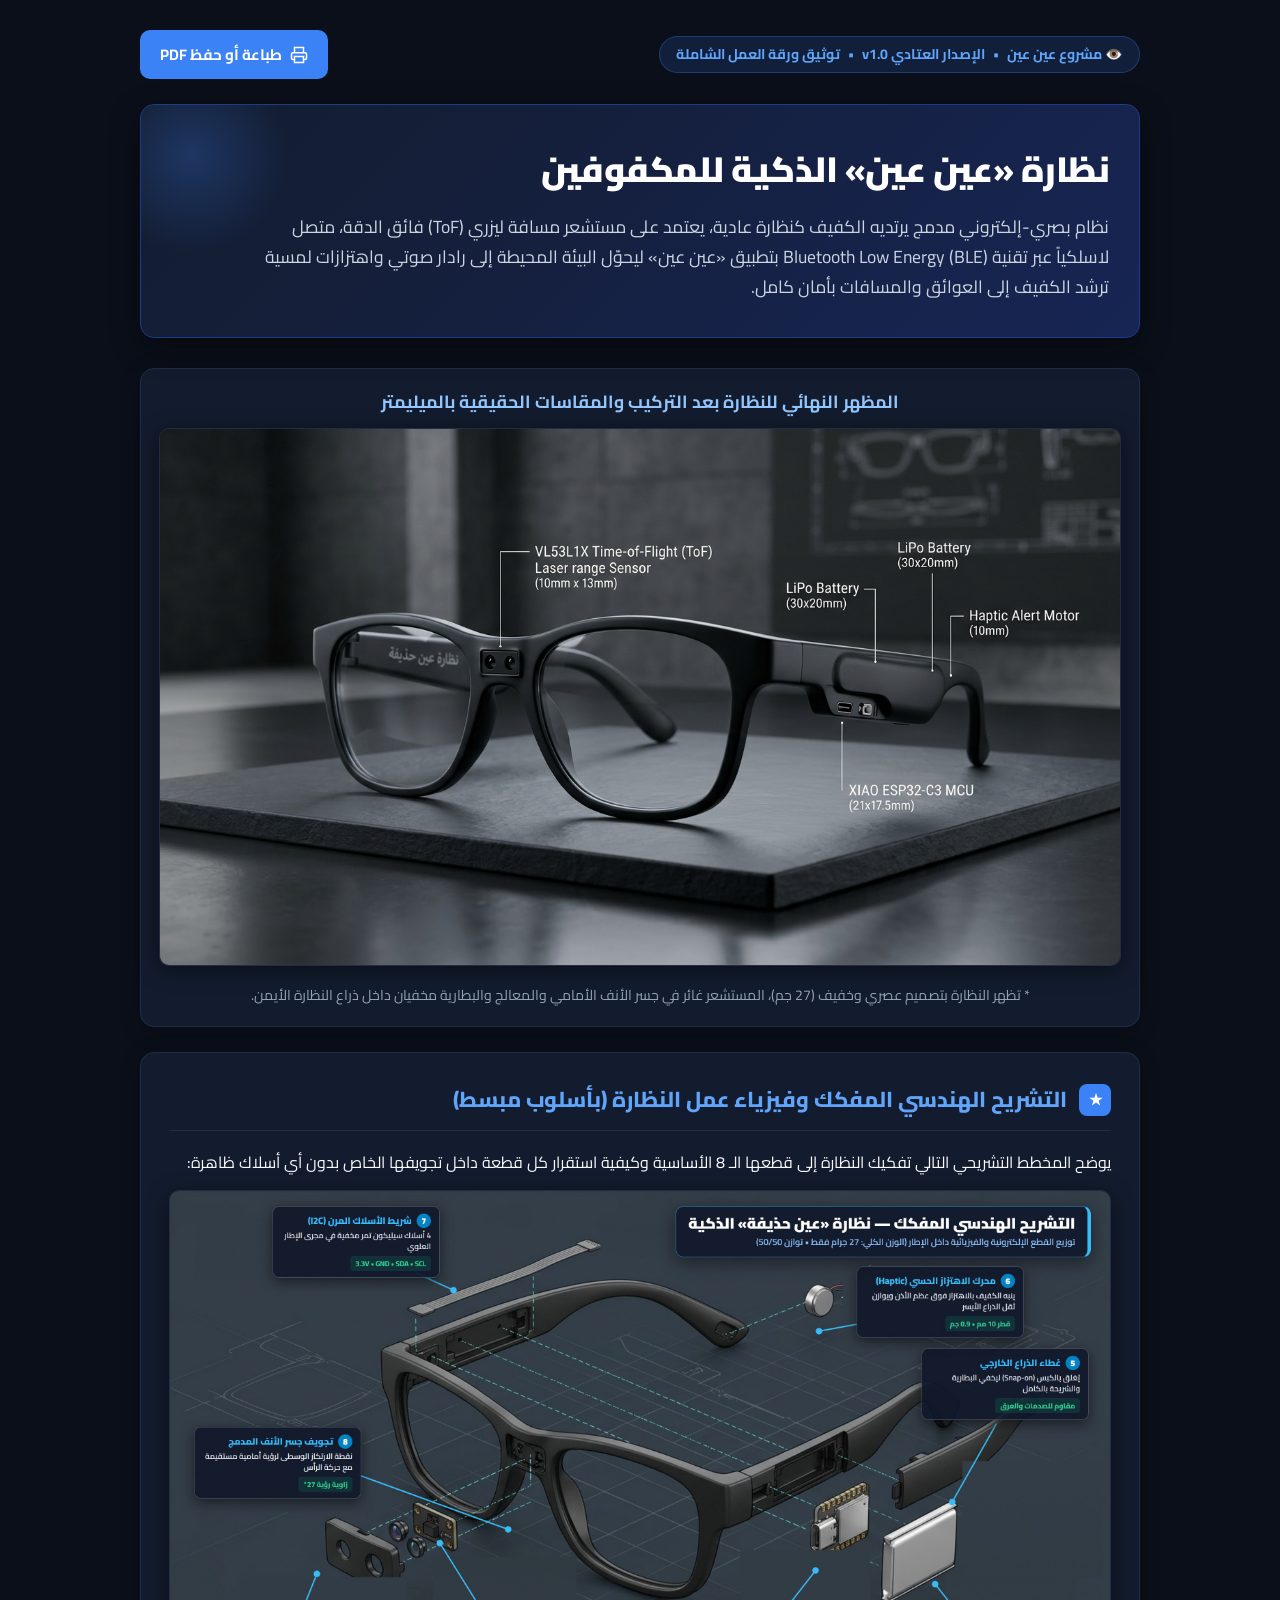
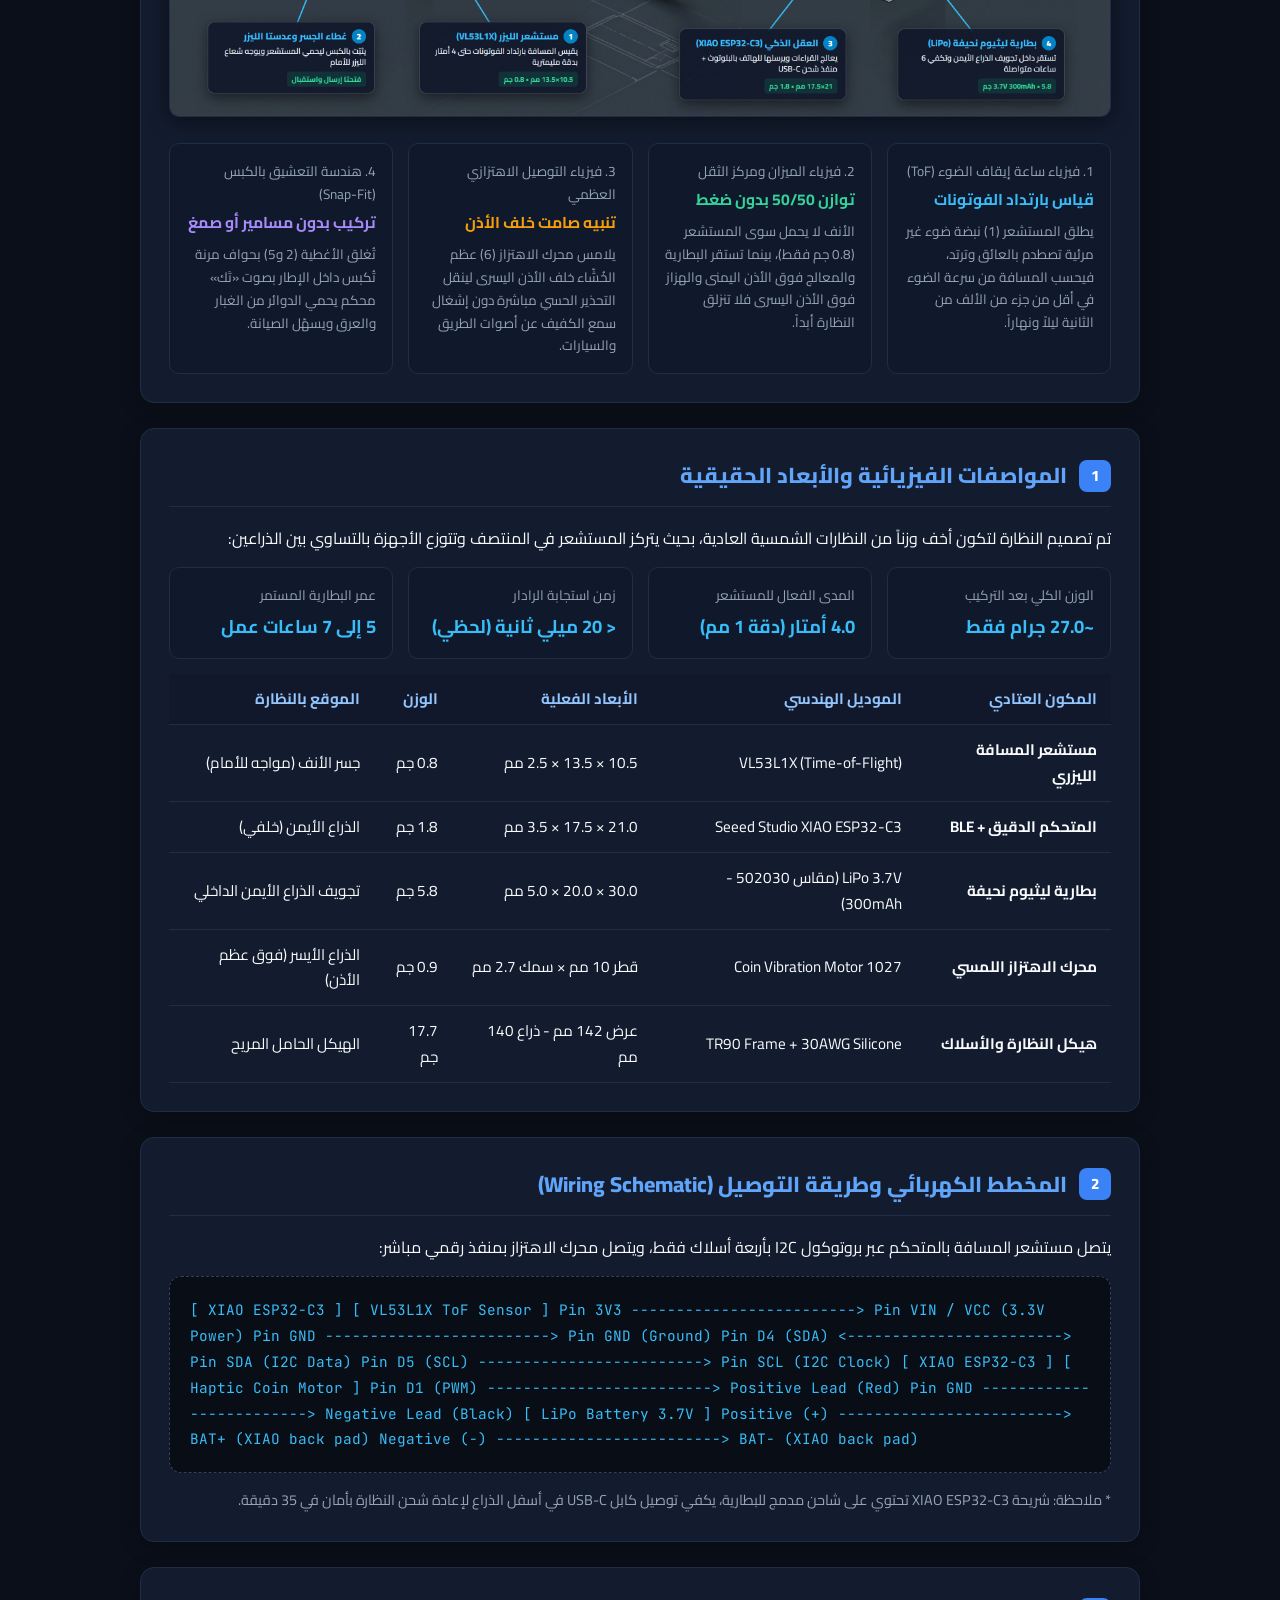
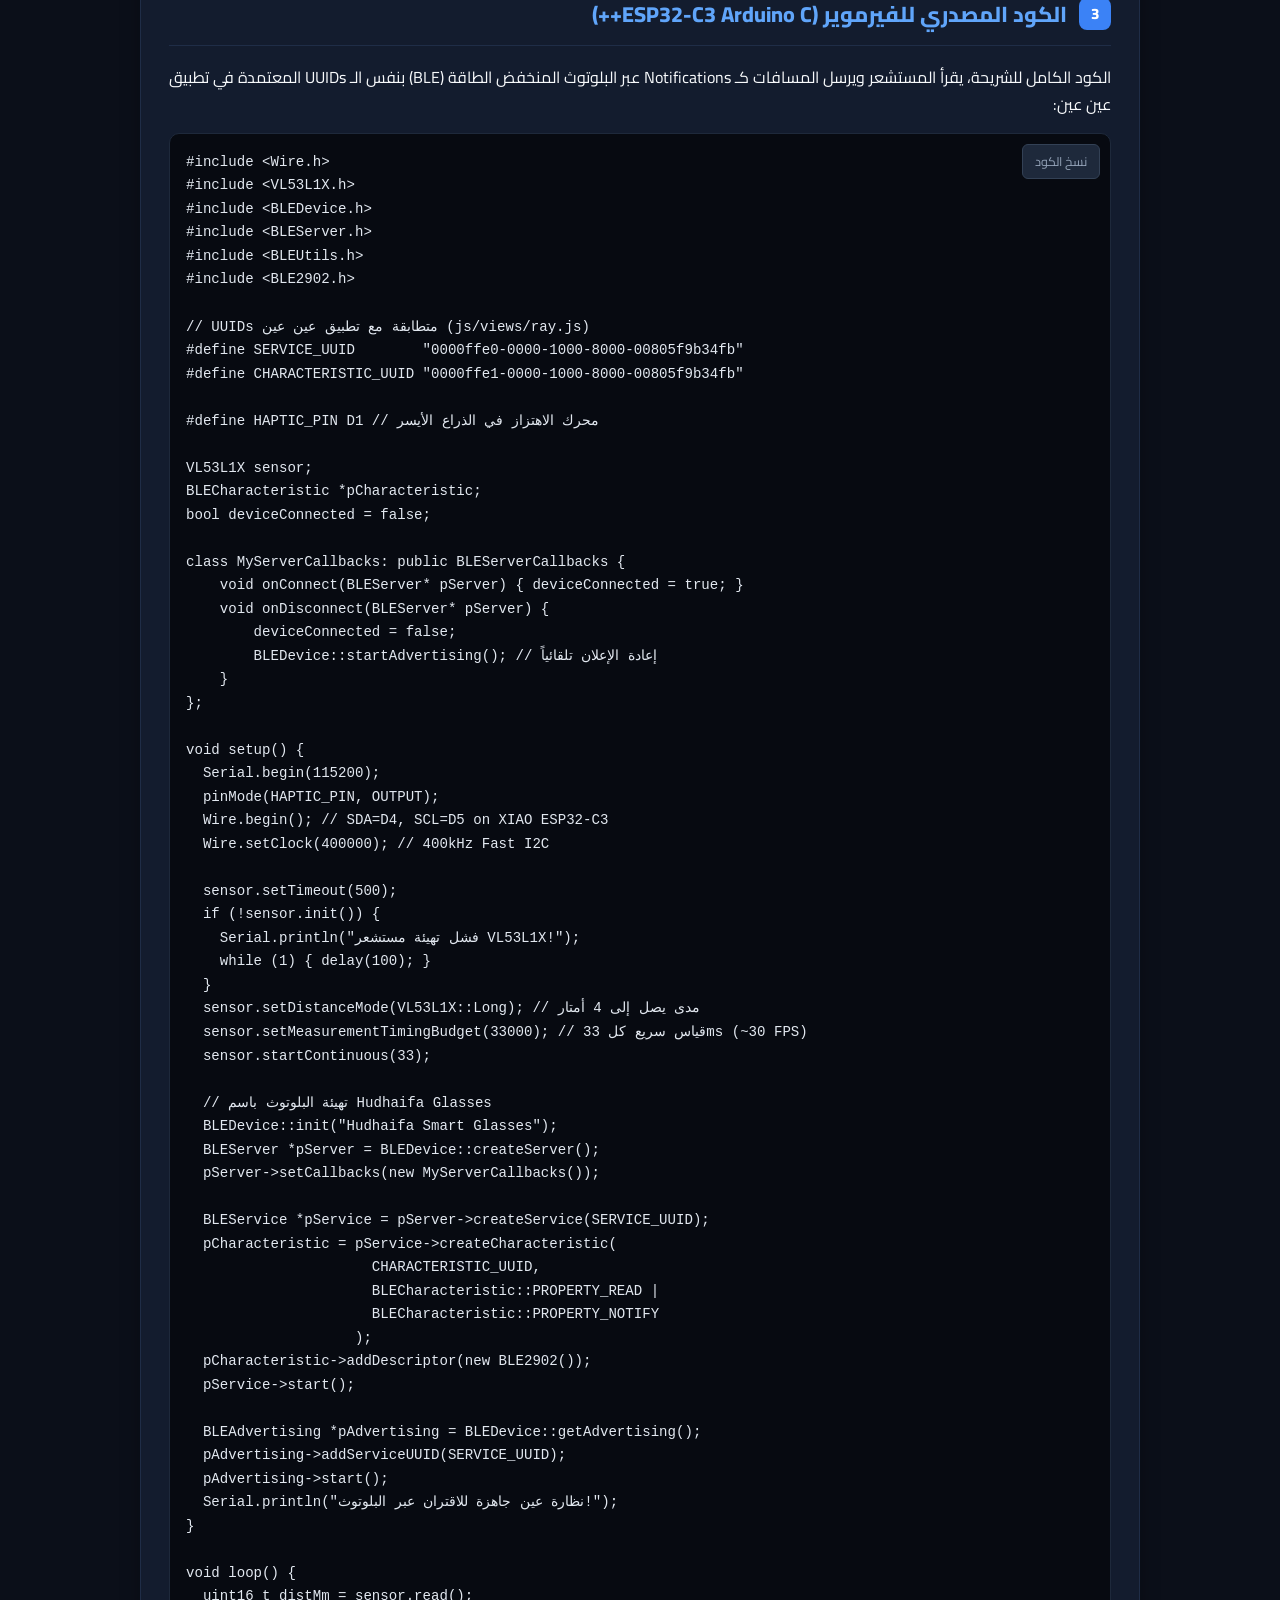
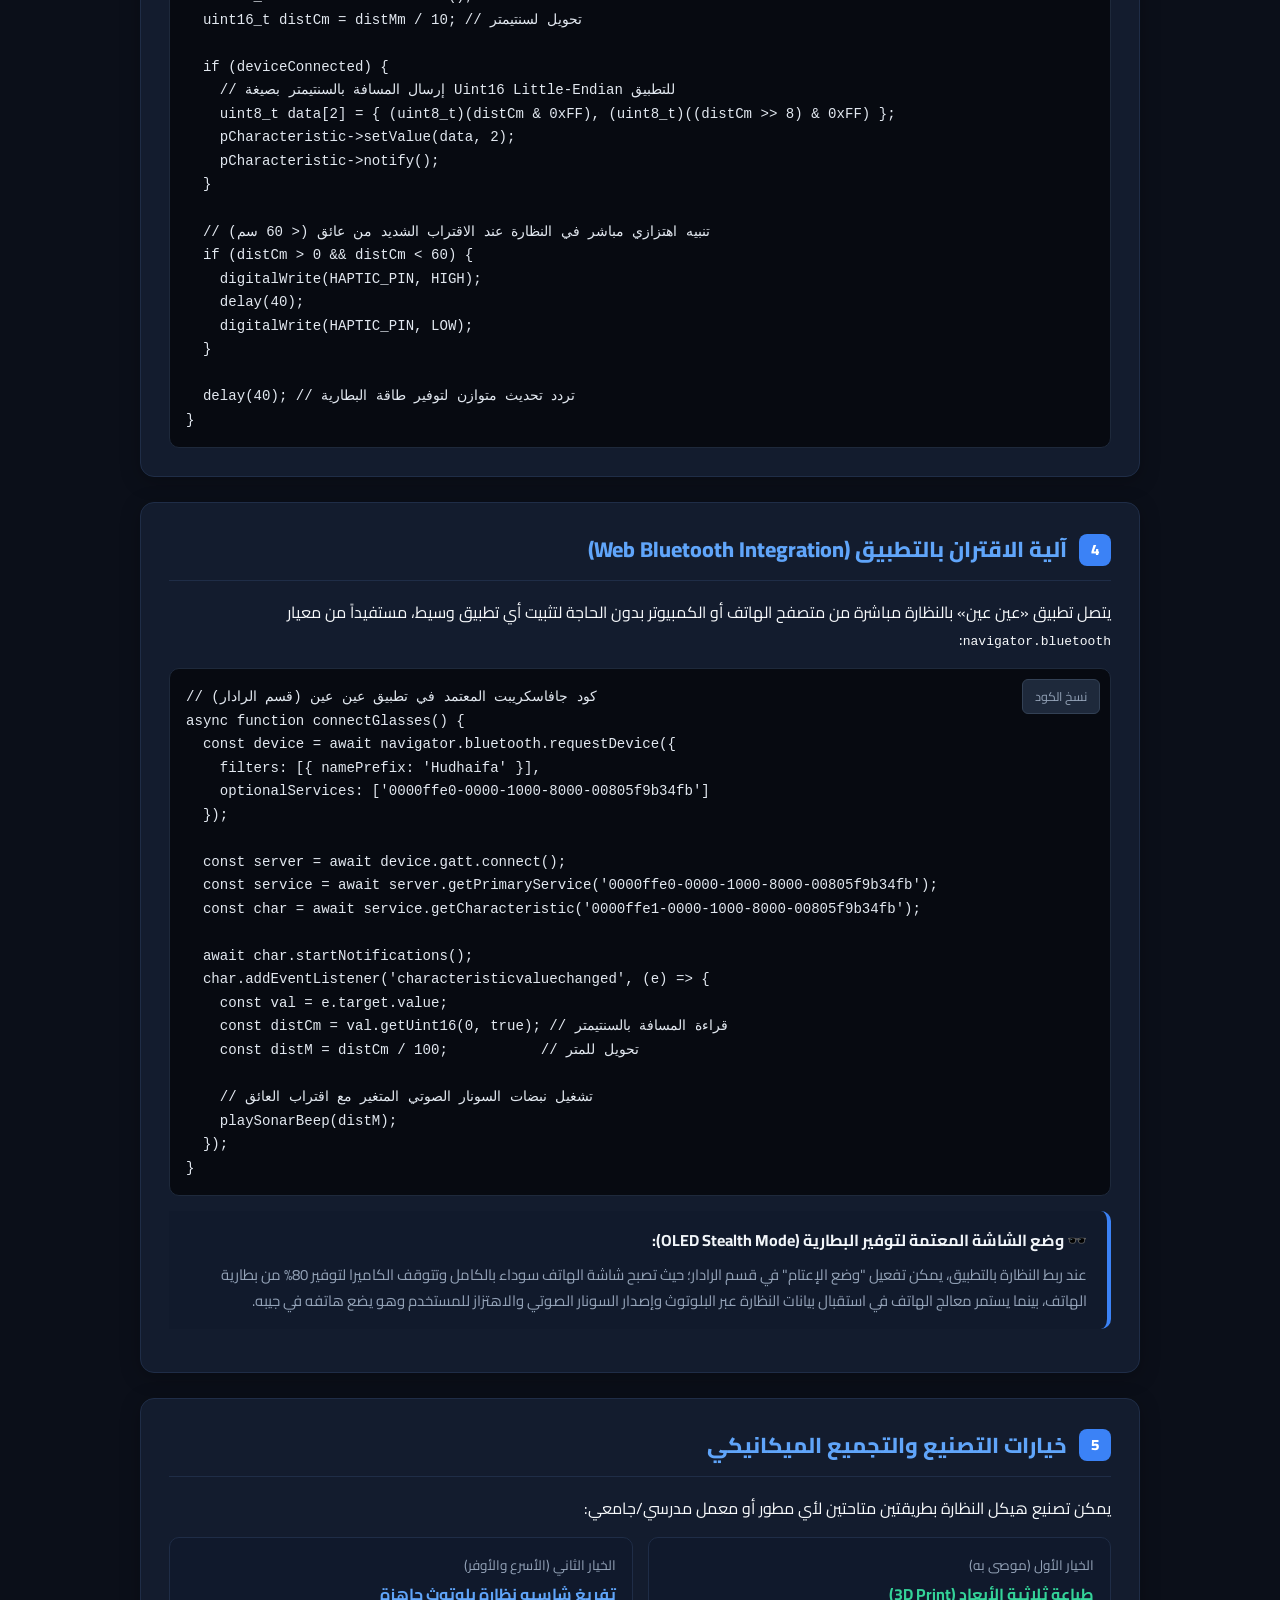
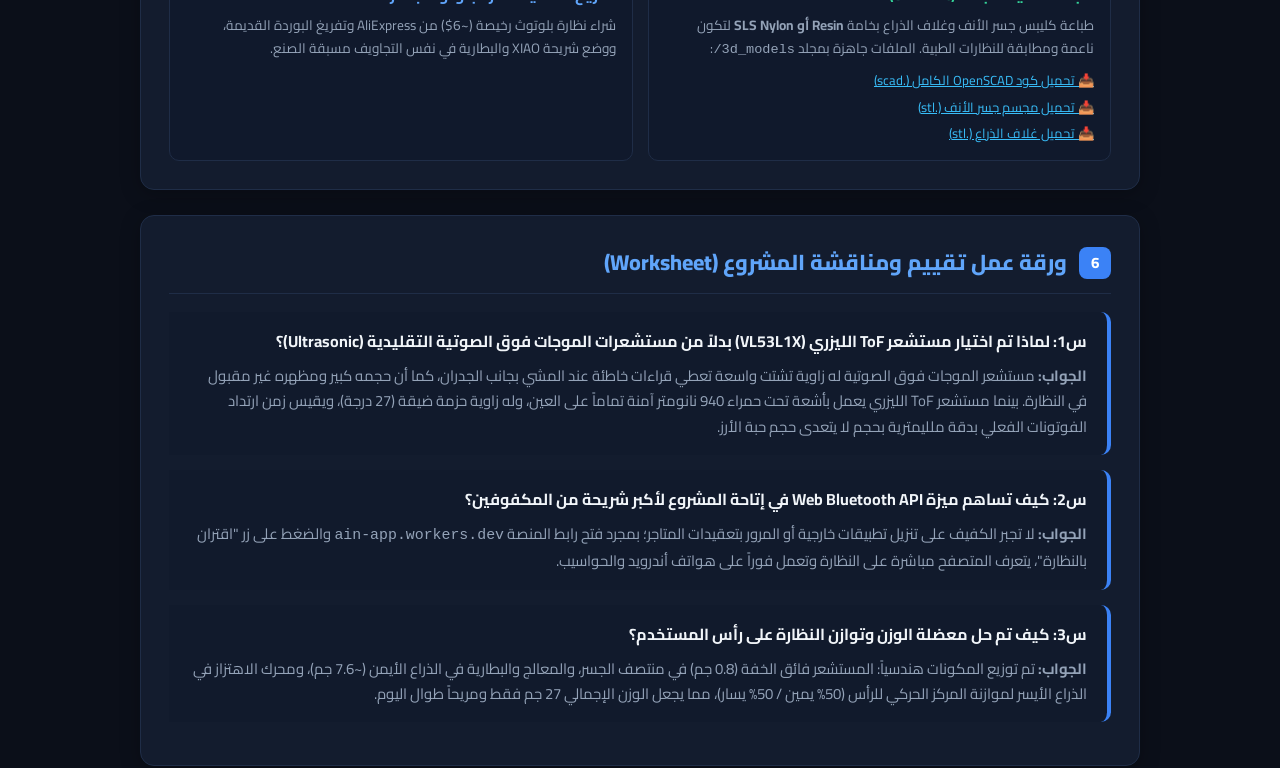
<file: docs/smart_glasses_project_sheet.html>
<!DOCTYPE html>
<html lang="ar" dir="rtl">
<head>
  <meta charset="UTF-8">
  <meta name="viewport" content="width=device-width, initial-scale=1.0">
  <title>وثيقة وورقة عمل مشروع: نظارة «عين عين» الذكية للمكفوفين</title>
  <link rel="preconnect" href="https://fonts.googleapis.com">
  <link rel="preconnect" href="https://fonts.gstatic.com" crossorigin>
  <link href="https://fonts.googleapis.com/css2?family=Cairo:wght@400;600;700;800;900&family=JetBrains+Mono:wght@400;600&display=swap" rel="stylesheet">
  <style>
    :root {
      --bg: #0b0f19;
      --card-bg: #131c2e;
      --card-border: #1f2d47;
      --primary: #3b82f6;
      --primary-hover: #2563eb;
      --accent: #10b981;
      --warning: #f59e0b;
      --danger: #ef4444;
      --text-main: #f8fafc;
      --text-muted: #94a3b8;
      --code-bg: #070a11;
      --radius: 14px;
    }

    * { box-sizing: border-box; margin: 0; padding: 0; }
    body {
      font-family: 'Cairo', -apple-system, BlinkMacSystemFont, sans-serif;
      background-color: var(--bg);
      color: var(--text-main);
      line-height: 1.7;
      padding: 30px 20px 80px;
    }

    .container {
      max-width: 1000px;
      margin: 0 auto;
    }

    /* Header Actions */
    .header-bar {
      display: flex;
      justify-content: space-between;
      align-items: center;
      margin-bottom: 25px;
      flex-wrap: wrap;
      gap: 15px;
    }
    .badge-pill {
      background: rgba(59, 130, 246, 0.15);
      color: #60a5fa;
      border: 1px solid rgba(59, 130, 246, 0.3);
      padding: 6px 16px;
      border-radius: 999px;
      font-size: 0.88rem;
      font-weight: 700;
      display: inline-flex;
      align-items: center;
      gap: 8px;
    }
    .btn-action {
      background: var(--primary);
      color: white;
      border: none;
      padding: 10px 20px;
      border-radius: 10px;
      font-family: inherit;
      font-weight: 700;
      font-size: 0.95rem;
      cursor: pointer;
      display: inline-flex;
      align-items: center;
      gap: 8px;
      transition: background 0.2s, transform 0.1s;
    }
    .btn-action:hover {
      background: var(--primary-hover);
      transform: translateY(-1px);
    }

    /* Hero Card */
    .hero {
      background: linear-gradient(135deg, #131c2e 0%, #172554 100%);
      border: 1px solid #1e3a8a;
      border-radius: var(--radius);
      padding: 35px 30px;
      margin-bottom: 30px;
      box-shadow: 0 10px 30px rgba(0, 0, 0, 0.4);
      position: relative;
      overflow: hidden;
    }
    .hero::before {
      content: "";
      position: absolute;
      top: -50px;
      left: -50px;
      width: 200px;
      height: 200px;
      background: radial-gradient(circle, rgba(59, 130, 246, 0.25) 0%, transparent 70%);
      pointer-events: none;
    }
    .hero h1 {
      font-size: 2.2rem;
      font-weight: 900;
      color: #ffffff;
      margin-bottom: 12px;
      letter-spacing: -0.5px;
    }
    .hero p {
      color: #cbd5e1;
      font-size: 1.1rem;
      max-width: 850px;
    }

    /* Section Cards */
    .section-card {
      background: var(--card-bg);
      border: 1px solid var(--card-border);
      border-radius: var(--radius);
      padding: 28px;
      margin-bottom: 25px;
      box-shadow: 0 4px 20px rgba(0,0,0,0.25);
    }
    .section-title {
      font-size: 1.35rem;
      font-weight: 800;
      color: #60a5fa;
      margin-bottom: 18px;
      display: flex;
      align-items: center;
      gap: 12px;
      border-bottom: 1px solid var(--card-border);
      padding-bottom: 12px;
    }
    .section-title span.num {
      background: var(--primary);
      color: white;
      width: 32px;
      height: 32px;
      border-radius: 8px;
      display: inline-flex;
      align-items: center;
      justify-content: center;
      font-size: 0.95rem;
    }

    /* Tables */
    table {
      width: 100%;
      border-collapse: collapse;
      margin-top: 15px;
      font-size: 0.95rem;
    }
    th, td {
      padding: 12px 14px;
      text-align: right;
      border-bottom: 1px solid var(--card-border);
    }
    th {
      background: rgba(15, 23, 42, 0.6);
      color: #93c5fd;
      font-weight: 700;
    }
    tr:hover td {
      background: rgba(255, 255, 255, 0.02);
    }

    /* Code Blocks */
    .code-container {
      position: relative;
      background: var(--code-bg);
      border: 1px solid #1e293b;
      border-radius: 10px;
      padding: 16px;
      margin-top: 15px;
      overflow-x: auto;
      direction: ltr;
      text-align: left;
    }
    pre {
      font-family: 'JetBrains Mono', monospace;
      font-size: 0.88rem;
      color: #e2e8f0;
      line-height: 1.6;
    }
    .copy-btn {
      position: absolute;
      top: 10px;
      right: 10px;
      background: #1e293b;
      border: 1px solid #334155;
      color: #94a3b8;
      padding: 5px 12px;
      border-radius: 6px;
      font-size: 0.78rem;
      cursor: pointer;
      font-family: 'Cairo', sans-serif;
      transition: all 0.2s;
    }
    .copy-btn:hover {
      background: var(--primary);
      color: white;
    }

    /* Grids & Cards */
    .specs-grid {
      display: grid;
      grid-template-columns: repeat(auto-fit, minmax(220px, 1fr));
      gap: 15px;
      margin-top: 15px;
    }
    .spec-item {
      background: rgba(15, 23, 42, 0.5);
      border: 1px solid var(--card-border);
      padding: 16px;
      border-radius: 10px;
    }
    .spec-label {
      font-size: 0.85rem;
      color: var(--text-muted);
      margin-bottom: 4px;
    }
    .spec-value {
      font-size: 1.15rem;
      font-weight: 700;
      color: #38bdf8;
    }

    /* Wiring Diagram Visual */
    .wiring-box {
      background: #090d16;
      border: 1px dashed #334155;
      border-radius: 12px;
      padding: 20px;
      margin: 15px 0;
      font-family: 'JetBrains Mono', monospace;
      font-size: 0.9rem;
      color: #38bdf8;
      line-height: 1.8;
      direction: ltr;
      overflow-x: auto;
    }

    /* Worksheet Task Items */
    .worksheet-item {
      background: rgba(15, 23, 42, 0.4);
      border-right: 4px solid var(--primary);
      padding: 16px 20px;
      border-radius: 0 10px 10px 0;
      margin-bottom: 15px;
    }
    .worksheet-q {
      font-weight: 700;
      color: #f1f5f9;
      margin-bottom: 8px;
    }
    .worksheet-ans {
      color: #94a3b8;
      font-size: 0.93rem;
    }

    /* Print Styles */
    @media print {
      body {
        background: white !important;
        color: black !important;
        padding: 0 !important;
      }
      .btn-action, .copy-btn {
        display: none !important;
      }
      .hero, .section-card {
        border: 1px solid #ccc !important;
        background: white !important;
        color: black !important;
        box-shadow: none !important;
        page-break-inside: avoid;
        margin-bottom: 20px;
      }
      .hero h1, .section-title, .spec-value {
        color: black !important;
      }
      .code-container, .wiring-box {
        background: #f8fafc !important;
        color: #0f172a !important;
        border: 1px solid #cbd5e1 !important;
      }
      th {
        background: #f1f5f9 !important;
        color: black !important;
      }
    }
  </style>
</head>
<body>

<div class="container">

  <!-- Header Bar -->
  <div class="header-bar">
    <div class="badge-pill">
      <span>👁️ مشروع عين عين</span>
      <span>•</span>
      <span>الإصدار العتادي v1.0</span>
      <span>•</span>
      <span>توثيق ورقة العمل الشاملة</span>
    </div>
    <button class="btn-action" onclick="window.print()">
      <svg width="18" height="18" fill="none" stroke="currentColor" stroke-width="2" viewBox="0 0 24 24"><path d="M6 9V2h12v7M6 18H4a2 2 0 01-2-2v-5a2 2 0 012-2h16a2 2 0 012 2v5a2 2 0 01-2 2h-2M6 14h12v8H6z"></path></svg>
      طباعة أو حفظ PDF
    </button>
  </div>

  <!-- Hero Overview -->
  <header class="hero">
    <h1>نظارة «عين عين» الذكية للمكفوفين</h1>
    <p>
      نظام بصري-إلكتروني مدمج يرتديه الكفيف كنظارة عادية، يعتمد على مستشعر مسافة ليزري (ToF) فائق الدقة، متصل لاسلكياً عبر تقنية Bluetooth Low Energy (BLE) بتطبيق «عين عين» ليحوّل البيئة المحيطة إلى رادار صوتي واهتزازات لمسية ترشد الكفيف إلى العوائق والمسافات بأمان كامل.
    </p>
  </header>

  <!-- Product Visual Card -->
  <div class="section-card" style="text-align: center; padding: 18px;">
    <h3 style="color: #93c5fd; font-size: 1.1rem; margin-bottom: 12px;">المظهر النهائي للنظارة بعد التركيب والمقاسات الحقيقية بالميليمتر</h3>
    <img src="smart_glasses_render.jpg" alt="نظارة عين عين بعد التركيب" style="max-width: 100%; border-radius: 10px; border: 1px solid var(--card-border); box-shadow: 0 4px 20px rgba(0,0,0,0.5);">
    <p style="color: #94a3b8; font-size: 0.88rem; margin-top: 10px;">
      * تظهر النظارة بتصميم عصري وخفيف (27 جم)، المستشعر غائر في جسر الأنف الأمامي والمعالج والبطارية مخفيان داخل ذراع النظارة الأيمن.
    </p>
  </div>

  <!-- Exploded Anatomical View & Simplified Physics -->
  <section class="section-card">
    <h2 class="section-title"><span class="num">★</span> التشريح الهندسي المفكك وفيزياء عمل النظارة (بأسلوب مبسط)</h2>
    <p style="margin-bottom: 14px;">يوضح المخطط التشريحي التالي تفكيك النظارة إلى قطعها الـ 8 الأساسية وكيفية استقرار كل قطعة داخل تجويفها الخاص بدون أي أسلاك ظاهرة:</p>
    <div style="text-align: center; margin-bottom: 18px;">
      <img src="smart_glasses_exploded_arabic.jpg" alt="التشريح الهندسي المفكك لنظارة عين عين" style="max-width: 100%; border-radius: 10px; border: 1px solid var(--card-border); box-shadow: 0 4px 20px rgba(0,0,0,0.5);">
    </div>
    <div class="specs-grid">
      <div class="spec-item">
        <div class="spec-label">1. فيزياء ساعة إيقاف الضوء (ToF)</div>
        <div class="spec-value" style="font-size: 0.98rem; color: #38bdf8;">قياس بارتداد الفوتونات</div>
        <p style="font-size: 0.84rem; color: #94a3b8; margin-top: 6px;">
          يطلق المستشعر (1) نبضة ضوء غير مرئية تصطدم بالعائق وترتد، فيحسب المسافة من سرعة الضوء في أقل من جزء من الألف من الثانية ليلاً ونهاراً.
        </p>
      </div>
      <div class="spec-item">
        <div class="spec-label">2. فيزياء الميزان ومركز الثقل</div>
        <div class="spec-value" style="font-size: 0.98rem; color: #34d399;">توازن 50/50 بدون ضغط</div>
        <p style="font-size: 0.84rem; color: #94a3b8; margin-top: 6px;">
          الأنف لا يحمل سوى المستشعر (0.8 جم فقط)، بينما تستقر البطارية والمعالج فوق الأذن اليمنى والهزاز فوق الأذن اليسرى فلا تنزلق النظارة أبداً.
        </p>
      </div>
      <div class="spec-item">
        <div class="spec-label">3. فيزياء التوصيل الاهتزازي العظمي</div>
        <div class="spec-value" style="font-size: 0.98rem; color: #f59e0b;">تنبيه صامت خلف الأذن</div>
        <p style="font-size: 0.84rem; color: #94a3b8; margin-top: 6px;">
          يلامس محرك الاهتزاز (6) عظم الخُشّاء خلف الأذن اليسرى لينقل التحذير الحسي مباشرة دون إشغال سمع الكفيف عن أصوات الطريق والسيارات.
        </p>
      </div>
      <div class="spec-item">
        <div class="spec-label">4. هندسة التعشيق بالكبس (Snap-Fit)</div>
        <div class="spec-value" style="font-size: 0.98rem; color: #a78bfa;">تركيب بدون مسامير أو صمغ</div>
        <p style="font-size: 0.84rem; color: #94a3b8; margin-top: 6px;">
          تُغلق الأغطية (2 و5) بحواف مرنة تُكبس داخل الإطار بصوت «تَك» محكم يحمي الدوائر من الغبار والعرق ويسهّل الصيانة.
        </p>
      </div>
    </div>
  </section>

  <!-- Section 1: Specs & Dimensions -->
  <section class="section-card">
    <h2 class="section-title"><span class="num">1</span> المواصفات الفيزيائية والأبعاد الحقيقية</h2>
    <p>تم تصميم النظارة لتكون أخف وزناً من النظارات الشمسية العادية، بحيث يتركز المستشعر في المنتصف وتتوزع الأجهزة بالتساوي بين الذراعين:</p>
    
    <div class="specs-grid">
      <div class="spec-item">
        <div class="spec-label">الوزن الكلي بعد التركيب</div>
        <div class="spec-value">~27.0 جرام فقط</div>
      </div>
      <div class="spec-item">
        <div class="spec-label">المدى الفعال للمستشعر</div>
        <div class="spec-value">4.0 أمتار (دقة 1 مم)</div>
      </div>
      <div class="spec-item">
        <div class="spec-label">زمن استجابة الرادار</div>
        <div class="spec-value">&lt; 20 ميلي ثانية (لحظي)</div>
      </div>
      <div class="spec-item">
        <div class="spec-label">عمر البطارية المستمر</div>
        <div class="spec-value">5 إلى 7 ساعات عمل</div>
      </div>
    </div>

    <table>
      <thead>
        <tr>
          <th>المكون العتادي</th>
          <th>الموديل الهندسي</th>
          <th>الأبعاد الفعلية</th>
          <th>الوزن</th>
          <th>الموقع بالنظارة</th>
        </tr>
      </thead>
      <tbody>
        <tr>
          <td><strong>مستشعر المسافة الليزري</strong></td>
          <td>VL53L1X (Time-of-Flight)</td>
          <td>10.5 × 13.5 × 2.5 مم</td>
          <td>0.8 جم</td>
          <td>جسر الأنف (مواجه للأمام)</td>
        </tr>
        <tr>
          <td><strong>المتحكم الدقيق + BLE</strong></td>
          <td>Seeed Studio XIAO ESP32-C3</td>
          <td>21.0 × 17.5 × 3.5 مم</td>
          <td>1.8 جم</td>
          <td>الذراع الأيمن (خلفي)</td>
        </tr>
        <tr>
          <td><strong>بطارية ليثيوم نحيفة</strong></td>
          <td>LiPo 3.7V (مقاس 502030 - 300mAh)</td>
          <td>30.0 × 20.0 × 5.0 مم</td>
          <td>5.8 جم</td>
          <td>تجويف الذراع الأيمن الداخلي</td>
        </tr>
        <tr>
          <td><strong>محرك الاهتزاز اللمسي</strong></td>
          <td>1027 Coin Vibration Motor</td>
          <td>قطر 10 مم × سمك 2.7 مم</td>
          <td>0.9 جم</td>
          <td>الذراع الأيسر (فوق عظم الأذن)</td>
        </tr>
        <tr>
          <td><strong>هيكل النظارة والأسلاك</strong></td>
          <td>TR90 Frame + 30AWG Silicone</td>
          <td>عرض 142 مم - ذراع 140 مم</td>
          <td>17.7 جم</td>
          <td>الهيكل الحامل المريح</td>
        </tr>
      </tbody>
    </table>
  </section>

  <!-- Section 2: Wiring & Schematics -->
  <section class="section-card">
    <h2 class="section-title"><span class="num">2</span> المخطط الكهربائي وطريقة التوصيل (Wiring Schematic)</h2>
    <p>يتصل مستشعر المسافة بالمتحكم عبر بروتوكول I2C بأربعة أسلاك فقط، ويتصل محرك الاهتزاز بمنفذ رقمي مباشر:</p>

    <div class="wiring-box">
[ XIAO ESP32-C3 ]                           [ VL53L1X ToF Sensor ]
  Pin 3V3       ------------------------->   Pin VIN / VCC (3.3V Power)
  Pin GND       ------------------------->   Pin GND (Ground)
  Pin D4 (SDA)  <------------------------>   Pin SDA (I2C Data)
  Pin D5 (SCL)  ------------------------->   Pin SCL (I2C Clock)

[ XIAO ESP32-C3 ]                           [ Haptic Coin Motor ]
  Pin D1 (PWM)  ------------------------->   Positive Lead (Red)
  Pin GND       ------------------------->   Negative Lead (Black)

[ LiPo Battery 3.7V ]
  Positive (+)  ------------------------->   BAT+ (XIAO back pad)
  Negative (-)  ------------------------->   BAT- (XIAO back pad)
    </div>

    <p style="color: #94a3b8; font-size: 0.9rem;">
      * ملاحظة: شريحة XIAO ESP32-C3 تحتوي على شاحن مدمج للبطارية، يكفي توصيل كابل USB-C في أسفل الذراع لإعادة شحن النظارة بأمان في 35 دقيقة.
    </p>
  </section>

  <!-- Section 3: Firmware Code -->
  <section class="section-card">
    <h2 class="section-title"><span class="num">3</span> الكود المصدري للفيرموير (ESP32-C3 Arduino C++)</h2>
    <p>الكود الكامل للشريحة، يقرأ المستشعر ويرسل المسافات كـ Notifications عبر البلوتوث المنخفض الطاقة (BLE) بنفس الـ UUIDs المعتمدة في تطبيق عين عين:</p>

    <div class="code-container">
      <button class="copy-btn" onclick="copyCode(this)">نسخ الكود</button>
      <pre><code>#include &lt;Wire.h&gt;
#include &lt;VL53L1X.h&gt;
#include &lt;BLEDevice.h&gt;
#include &lt;BLEServer.h&gt;
#include &lt;BLEUtils.h&gt;
#include &lt;BLE2902.h&gt;

// UUIDs متطابقة مع تطبيق عين عين (js/views/ray.js)
#define SERVICE_UUID        "0000ffe0-0000-1000-8000-00805f9b34fb"
#define CHARACTERISTIC_UUID "0000ffe1-0000-1000-8000-00805f9b34fb"

#define HAPTIC_PIN D1 // محرك الاهتزاز في الذراع الأيسر

VL53L1X sensor;
BLECharacteristic *pCharacteristic;
bool deviceConnected = false;

class MyServerCallbacks: public BLEServerCallbacks {
    void onConnect(BLEServer* pServer) { deviceConnected = true; }
    void onDisconnect(BLEServer* pServer) {
        deviceConnected = false;
        BLEDevice::startAdvertising(); // إعادة الإعلان تلقائياً
    }
};

void setup() {
  Serial.begin(115200);
  pinMode(HAPTIC_PIN, OUTPUT);
  Wire.begin(); // SDA=D4, SCL=D5 on XIAO ESP32-C3
  Wire.setClock(400000); // 400kHz Fast I2C

  sensor.setTimeout(500);
  if (!sensor.init()) {
    Serial.println("فشل تهيئة مستشعر VL53L1X!");
    while (1) { delay(100); }
  }
  sensor.setDistanceMode(VL53L1X::Long); // مدى يصل إلى 4 أمتار
  sensor.setMeasurementTimingBudget(33000); // قياس سريع كل 33ms (~30 FPS)
  sensor.startContinuous(33);

  // تهيئة البلوتوث باسم Hudhaifa Glasses
  BLEDevice::init("Hudhaifa Smart Glasses");
  BLEServer *pServer = BLEDevice::createServer();
  pServer->setCallbacks(new MyServerCallbacks());

  BLEService *pService = pServer->createService(SERVICE_UUID);
  pCharacteristic = pService->createCharacteristic(
                      CHARACTERISTIC_UUID,
                      BLECharacteristic::PROPERTY_READ |
                      BLECharacteristic::PROPERTY_NOTIFY
                    );
  pCharacteristic->addDescriptor(new BLE2902());
  pService->start();

  BLEAdvertising *pAdvertising = BLEDevice::getAdvertising();
  pAdvertising->addServiceUUID(SERVICE_UUID);
  pAdvertising->start();
  Serial.println("نظارة عين جاهزة للاقتران عبر البلوتوث!");
}

void loop() {
  uint16_t distMm = sensor.read();
  uint16_t distCm = distMm / 10; // تحويل لسنتيمتر

  if (deviceConnected) {
    // إرسال المسافة بالسنتيمتر بصيغة Uint16 Little-Endian للتطبيق
    uint8_t data[2] = { (uint8_t)(distCm & 0xFF), (uint8_t)((distCm >> 8) & 0xFF) };
    pCharacteristic->setValue(data, 2);
    pCharacteristic->notify();
  }

  // تنبيه اهتزازي مباشر في النظارة عند الاقتراب الشديد من عائق (&lt; 60 سم)
  if (distCm &gt; 0 && distCm &lt; 60) {
    digitalWrite(HAPTIC_PIN, HIGH);
    delay(40);
    digitalWrite(HAPTIC_PIN, LOW);
  }

  delay(40); // تردد تحديث متوازن لتوفير طاقة البطارية
}</code></pre>
    </div>
  </section>

  <!-- Section 4: Web Bluetooth App Integration -->
  <section class="section-card">
    <h2 class="section-title"><span class="num">4</span> آلية الاقتران بالتطبيق (Web Bluetooth Integration)</h2>
    <p>يتصل تطبيق «عين عين» بالنظارة مباشرة من متصفح الهاتف أو الكمبيوتر بدون الحاجة لتثبيت أي تطبيق وسيط، مستفيداً من معيار <code>navigator.bluetooth</code>:</p>

    <div class="code-container">
      <button class="copy-btn" onclick="copyCode(this)">نسخ الكود</button>
      <pre><code>// كود جافاسكريبت المعتمد في تطبيق عين عين (قسم الرادار)
async function connectGlasses() {
  const device = await navigator.bluetooth.requestDevice({
    filters: [{ namePrefix: 'Hudhaifa' }],
    optionalServices: ['0000ffe0-0000-1000-8000-00805f9b34fb']
  });

  const server = await device.gatt.connect();
  const service = await server.getPrimaryService('0000ffe0-0000-1000-8000-00805f9b34fb');
  const char = await service.getCharacteristic('0000ffe1-0000-1000-8000-00805f9b34fb');
  
  await char.startNotifications();
  char.addEventListener('characteristicvaluechanged', (e) => {
    const val = e.target.value;
    const distCm = val.getUint16(0, true); // قراءة المسافة بالسنتيمتر
    const distM = distCm / 100;           // تحويل للمتر
    
    // تشغيل نبضات السونار الصوتي المتغير مع اقتراب العائق
    playSonarBeep(distM);
  });
}</code></pre>
    </div>

    <div class="worksheet-item" style="margin-top: 15px;">
      <div class="worksheet-q">🕶️ وضع الشاشة المعتمة لتوفير البطارية (OLED Stealth Mode):</div>
      <div class="worksheet-ans">
        عند ربط النظارة بالتطبيق، يمكن تفعيل "وضع الإعتام" في قسم الرادار؛ حيث تصبح شاشة الهاتف سوداء بالكامل وتتوقف الكاميرا لتوفير 80% من بطارية الهاتف، بينما يستمر معالج الهاتف في استقبال بيانات النظارة عبر البلوتوث وإصدار السونار الصوتي والاهتزاز للمستخدم وهو يضع هاتفه في جيبه.
      </div>
    </div>
  </section>

  <!-- Section 5: Manufacturing & 3D Printing -->
  <section class="section-card">
    <h2 class="section-title"><span class="num">5</span> خيارات التصنيع والتجميع الميكانيكي</h2>
    <p>يمكن تصنيع هيكل النظارة بطريقتين متاحتين لأي مطور أو معمل مدرسي/جامعي:</p>

    <div class="specs-grid">
      <div class="spec-item">
        <div class="spec-label">الخيار الأول (موصى به)</div>
        <div class="spec-value" style="font-size: 1rem; color: #34d399;">طباعة ثلاثية الأبعاد (3D Print)</div>
        <p style="font-size: 0.85rem; color: #94a3b8; margin-top: 6px;">
          طباعة كليبس جسر الأنف وغلاف الذراع بخامة <strong>Resin أو SLS Nylon</strong> لتكون ناعمة ومطابقة للنظارات الطبية. الملفات جاهزة بمجلد <code>3d_models/</code>:
        </p>
        <div style="margin-top: 8px; display: flex; flex-direction: column; gap: 4px; font-size: 0.82rem;">
          <a href="/3d_models/ain_smart_glasses_complete.scad" download style="color: #38bdf8;">📥 تحميل كود OpenSCAD الكامل (.scad)</a>
          <a href="/3d_models/sensor_bridge_mount.stl" download style="color: #38bdf8;">📥 تحميل مجسم جسر الأنف (.stl)</a>
          <a href="/3d_models/temple_electronics_case.stl" download style="color: #38bdf8;">📥 تحميل غلاف الذراع (.stl)</a>
        </div>
      </div>
      <div class="spec-item">
        <div class="spec-label">الخيار الثاني (الأسرع والأوفر)</div>
        <div class="spec-value" style="font-size: 1rem; color: #60a5fa;">تفريغ شاسيه نظارة بلوتوث جاهزة</div>
        <p style="font-size: 0.85rem; color: #94a3b8; margin-top: 6px;">
          شراء نظارة بلوتوث رخيصة (~6$) من AliExpress وتفريغ البوردة القديمة، ووضع شريحة XIAO والبطارية في نفس التجاويف مسبقة الصنع.
        </p>
      </div>
    </div>
  </section>

  <!-- Section 6: Evaluation Worksheet -->
  <section class="section-card">
    <h2 class="section-title"><span class="num">6</span> ورقة عمل تقييم ومناقشة المشروع (Worksheet)</h2>
    
    <div class="worksheet-item">
      <div class="worksheet-q">س1: لماذا تم اختيار مستشعر ToF الليزري (VL53L1X) بدلاً من مستشعرات الموجات فوق الصوتية التقليدية (Ultrasonic)؟</div>
      <div class="worksheet-ans">
        <strong>الجواب:</strong> مستشعر الموجات فوق الصوتية له زاوية تشتت واسعة تعطي قراءات خاطئة عند المشي بجانب الجدران، كما أن حجمه كبير ومظهره غير مقبول في النظارة. بينما مستشعر ToF الليزري يعمل بأشعة تحت حمراء 940 نانومتر آمنة تماماً على العين، وله زاوية حزمة ضيقة (27 درجة)، ويقيس زمن ارتداد الفوتونات الفعلي بدقة ملليمترية بحجم لا يتعدى حجم حبة الأرز.
      </div>
    </div>

    <div class="worksheet-item">
      <div class="worksheet-q">س2: كيف تساهم ميزة Web Bluetooth API في إتاحة المشروع لأكبر شريحة من المكفوفين؟</div>
      <div class="worksheet-ans">
        <strong>الجواب:</strong> لا تجبر الكفيف على تنزيل تطبيقات خارجية أو المرور بتعقيدات المتاجر؛ بمجرد فتح رابط المنصة <code>ain-app.workers.dev</code> والضغط على زر "اقتران بالنظارة"، يتعرف المتصفح مباشرة على النظارة وتعمل فوراً على هواتف أندرويد والحواسيب.
      </div>
    </div>

    <div class="worksheet-item">
      <div class="worksheet-q">س3: كيف تم حل معضلة الوزن وتوازن النظارة على رأس المستخدم؟</div>
      <div class="worksheet-ans">
        <strong>الجواب:</strong> تم توزيع المكونات هندسياً: المستشعر فائق الخفة (0.8 جم) في منتصف الجسر، والمعالج والبطارية في الذراع الأيمن (~7.6 جم)، ومحرك الاهتزاز في الذراع الأيسر لموازنة المركز الحركي للرأس (50% يمين / 50% يسار)، مما يجعل الوزن الإجمالي 27 جم فقط ومريحاً طوال اليوم.
      </div>
    </div>
  </section>

</div>

<script>
  function copyCode(btn) {
    const code = btn.nextElementSibling.querySelector('code').innerText;
    navigator.clipboard.writeText(code).then(() => {
      const orig = btn.innerText;
      btn.innerText = 'تم النسخ ✓';
      btn.style.background = '#10b981';
      btn.style.color = '#fff';
      setTimeout(() => {
        btn.innerText = orig;
        btn.style.background = '';
        btn.style.color = '';
      }, 2000);
    });
  }
</script>

</body>
</html>
</file>
